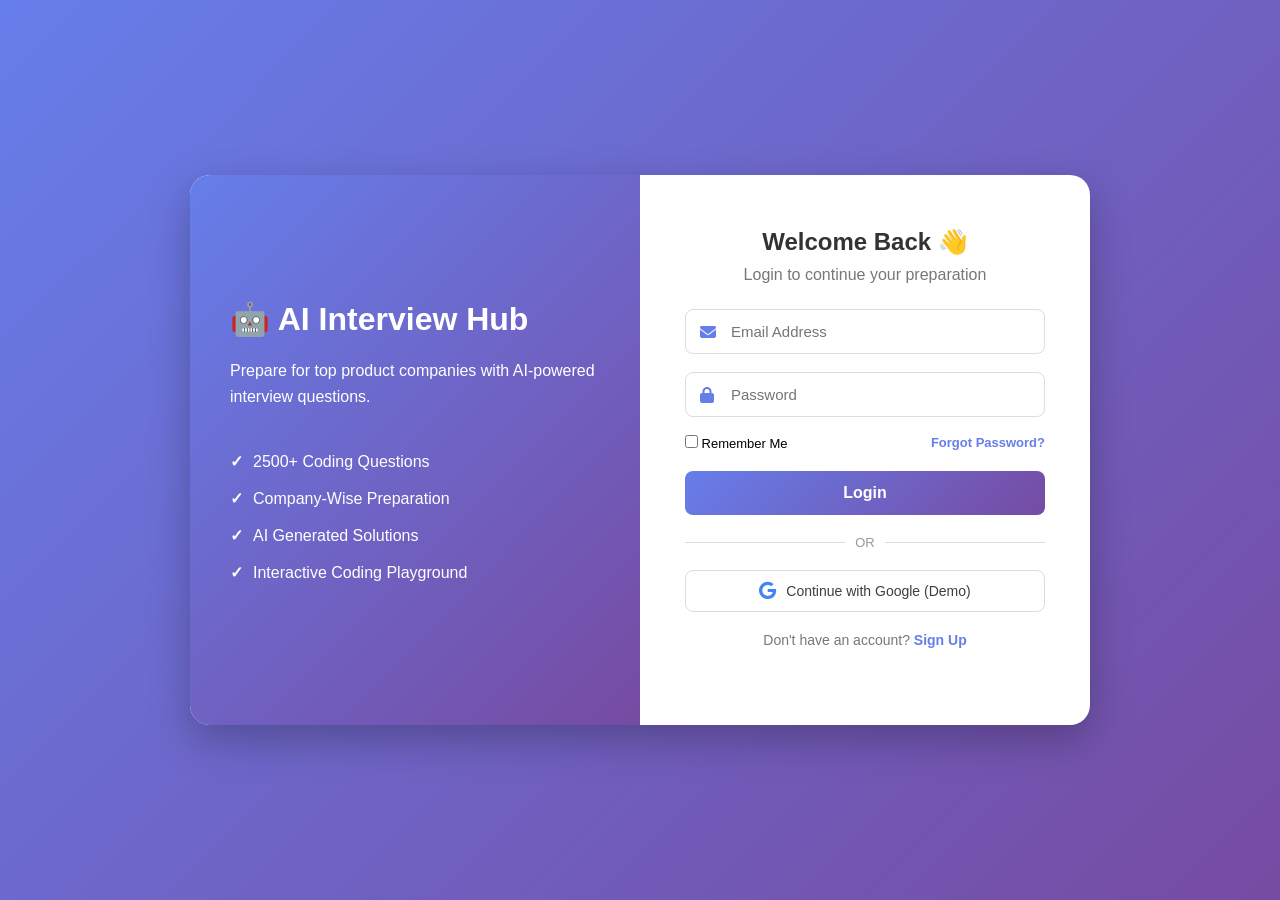
<file: index.html>
<!DOCTYPE html>
<html lang="en">

<head>
    <meta charset="UTF-8">
    <meta name="viewport" content="width=device-width, initial-scale=1.0">
    <title>AI Interview Hub - Authentication</title>

    <!-- Font Awesome Icons -->
    <link rel="stylesheet" href="https://cdnjs.cloudflare.com/ajax/libs/font-awesome/6.5.0/css/all.min.css">

    <style>
        * {
            margin: 0;
            padding: 0;
            box-sizing: border-box;
            font-family: Arial, sans-serif;
        }

        body {
            min-height: 100vh;
            display: flex;
            justify-content: center;
            align-items: center;
            background: linear-gradient(135deg, #667eea, #764ba2);
            padding: 20px;
        }

        .container {
            width: 900px;
            max-width: 100%;
            min-height: 550px;
            display: flex;
            background: white;
            border-radius: 20px;
            overflow: hidden;
            box-shadow: 0 15px 40px rgba(0, 0, 0, 0.25);
        }

        /* LEFT SECTION */
        .left-section {
            width: 50%;
            padding: 60px 40px;
            color: white;
            background: linear-gradient(135deg, #667eea, #764ba2);
            display: flex;
            flex-direction: column;
            justify-content: center;
        }

        .left-section h1 {
            font-size: 32px;
            margin-bottom: 20px;
        }

        .left-section p {
            font-size: 16px;
            line-height: 1.6;
            margin-bottom: 25px;
        }

        .left-section ul {
            list-style: none;
        }

        .left-section li {
            margin: 18px 0;
            font-size: 16px;
        }

        .left-section li::before {
            content: "✓";
            margin-right: 10px;
            font-weight: bold;
        }

        /* LOGIN BOX */
        .login-box {
            width: 50%;
            padding: 45px;
            text-align: center;
            display: flex;
            flex-direction: column;
            justify-content: center;
        }

        .login-box h2 {
            color: #333;
            margin-bottom: 10px;
        }

        .login-box > p {
            color: #777;
            margin-bottom: 25px;
        }

        /* INPUT */
        .input-box {
            position: relative;
            margin-bottom: 18px;
        }

        .input-box i {
            position: absolute;
            left: 15px;
            top: 15px;
            color: #667eea;
        }

        .input-box input {
            width: 100%;
            padding: 13px 15px 13px 45px;
            border: 1px solid #ddd;
            border-radius: 8px;
            outline: none;
            font-size: 15px;
        }

        .input-box input:focus {
            border-color: #667eea;
        }

        /* OPTIONS */
        .options {
            display: flex;
            justify-content: space-between;
            align-items: center;
            font-size: 13px;
            margin-bottom: 20px;
        }

        .options a,
        .signup a {
            color: #667eea;
            text-decoration: none;
            font-weight: bold;
        }

        /* BUTTONS */
        .login-btn {
            width: 100%;
            padding: 13px;
            border: none;
            border-radius: 8px;
            background: linear-gradient(135deg, #667eea, #764ba2);
            color: white;
            font-size: 16px;
            cursor: pointer;
            font-weight: bold;
        }

        .login-btn:hover {
            opacity: 0.9;
        }

        /* DUMMY GOOGLE BUTTON */
        .dummy-google-btn {
            width: 100%;
            padding: 11px;
            border: 1px solid #dadce0;
            border-radius: 8px;
            background: #ffffff;
            color: #3c4043;
            font-size: 14px;
            font-weight: 500;
            cursor: pointer;
            display: flex;
            align-items: center;
            justify-content: center;
            gap: 10px;
            transition: background-color 0.2s, box-shadow 0.2s;
        }

        .dummy-google-btn:hover {
            background-color: #f8f9fa;
            box-shadow: 0 1px 3px rgba(60,64,67,0.15);
        }

        .dummy-google-btn i {
            font-size: 18px;
            color: #4285F4;
        }

        /* SIGNUP */
        .signup {
            margin-top: 20px;
            font-size: 14px;
        }

        /* DIVIDER */
        .divider {
            display: flex;
            align-items: center;
            margin: 20px 0;
            color: #999;
            font-size: 13px;
        }

        .divider::before,
        .divider::after {
            content: "";
            flex: 1;
            height: 1px;
            background: #ddd;
        }

        .divider span {
            padding: 0 10px;
        }

        /* RESPONSIVE */
        @media screen and (max-width: 768px) {
            .container {
                flex-direction: column;
            }

            .left-section {
                width: 100%;
                padding: 35px;
                text-align: center;
            }

            .left-section h1 {
                font-size: 25px;
            }

            .left-section ul {
                display: none;
            }

            .login-box {
                width: 100%;
                padding: 35px 25px;
            }
        }
    </style>
</head>

<body>

    <div class="container">
        <!-- LEFT SECTION -->
        <div class="left-section">
            <h1>🤖 AI Interview Hub</h1>
            <p>Prepare for top product companies with AI-powered interview questions.</p>
            <ul>
                <li>2500+ Coding Questions</li>
                <li>Company-Wise Preparation</li>
                <li>AI Generated Solutions</li>
                <li>Interactive Coding Playground</li>
            </ul>
        </div>

        <!-- LOGIN BOX -->
        <div class="login-box" id="loginBox">
            <h2>Welcome Back 👋</h2>
            <p>Login to continue your preparation</p>

            <!-- EMAIL LOGIN -->
            <form id="loginForm">
                <div class="input-box">
                    <i class="fa fa-envelope"></i>
                    <input type="email" id="loginEmail" placeholder="Email Address" required>
                </div>

                <div class="input-box">
                    <i class="fa fa-lock"></i>
                    <input type="password" id="loginPassword" placeholder="Password" required>
                </div>

                <div class="options">
                    <label>
                        <input type="checkbox"> Remember Me
                    </label>
                    <a href="#" id="showForgot">Forgot Password?</a>
                </div>

                <button type="submit" class="login-btn">Login</button>
            </form>

            <div class="divider">
                <span>OR</span>
            </div>

            <!-- DUMMY GOOGLE LOGIN BUTTON -->
            <button id="dummyGoogleBtn" class="dummy-google-btn">
                <i class="fa-brands fa-google"></i> Continue with Google (Demo)
            </button>

            <p class="signup">
                Don't have an account?
                <a href="#" id="showSignup">Sign Up</a>
            </p>
        </div>

        <!-- SIGN UP BOX -->
        <div class="login-box" id="signupBox" style="display:none;">
            <h2>Create Account 🚀</h2>
            <p>Join us to start practicing</p>

            <form id="signupForm">
                <div class="input-box">
                    <i class="fa fa-user"></i>
                    <input type="text" id="regName" placeholder="Full Name" required>
                </div>

                <div class="input-box">
                    <i class="fa fa-envelope"></i>
                    <input type="email" id="regEmail" placeholder="Email Address" required>
                </div>

                <div class="input-box">
                    <i class="fa fa-lock"></i>
                    <input type="password" id="regPassword" placeholder="Password" required>
                </div>

                <button type="submit" class="login-btn">Register</button>
            </form>

            <p class="signup">
                Already have an account?
                <a href="#" id="showLogin">Login</a>
            </p>
        </div>

        <!-- FORGOT PASSWORD BOX -->
        <div class="login-box" id="forgotBox" style="display:none;">
            <h2>Reset Password 🔑</h2>
            <p>Enter your email to receive a password reset link</p>

            <form id="forgotForm">
                <div class="input-box">
                    <i class="fa fa-envelope"></i>
                    <input type="email" id="forgotEmail" placeholder="Registered Email" required>
                </div>

                <button type="submit" class="login-btn">Send Reset Link</button>
            </form>

            <p class="signup">
                <a href="#" id="backToLoginFromForgot">Back to Login</a>
            </p>
        </div>
    </div>

    <script>
        // Redirect immediately if already logged in
        if (localStorage.getItem("currentUser")) {
            window.location.href = "index.html";
        }

        /* VIEW SWITCHING */
        const loginBox = document.getElementById("loginBox");
        const signupBox = document.getElementById("signupBox");
        const forgotBox = document.getElementById("forgotBox");

        document.getElementById("showSignup").addEventListener("click", function (e) {
            e.preventDefault();
            loginBox.style.display = "none";
            signupBox.style.display = "flex";
            forgotBox.style.display = "none";
        });

        document.getElementById("showLogin").addEventListener("click", function (e) {
            e.preventDefault();
            signupBox.style.display = "none";
            forgotBox.style.display = "none";
            loginBox.style.display = "flex";
        });

        document.getElementById("showForgot").addEventListener("click", function (e) {
            e.preventDefault();
            loginBox.style.display = "none";
            signupBox.style.display = "none";
            forgotBox.style.display = "flex";
        });

        document.getElementById("backToLoginFromForgot").addEventListener("click", function (e) {
            e.preventDefault();
            forgotBox.style.display = "none";
            signupBox.style.display = "none";
            loginBox.style.display = "flex";
        });

        /* SIGN UP */
        document.getElementById("signupForm").addEventListener("submit", function (e) {
            e.preventDefault();

            const name = document.getElementById("regName").value.trim();
            const email = document.getElementById("regEmail").value.trim();
            const password = document.getElementById("regPassword").value;

            const user = { name, email, password };
            localStorage.setItem("registeredUser", JSON.stringify(user));

            alert("Registration successful! Please login.");
            document.getElementById("loginEmail").value = email;

            signupBox.style.display = "none";
            loginBox.style.display = "flex";
        });

        /* EMAIL LOGIN */
        document.getElementById("loginForm").addEventListener("submit", function (e) {
            e.preventDefault();

            const email = document.getElementById("loginEmail").value.trim();
            const password = document.getElementById("loginPassword").value;
            const savedUser = localStorage.getItem("registeredUser");

            if (!savedUser) {
                alert("No account found. Please Sign Up first.");
                return;
            }

            const user = JSON.parse(savedUser);

            if (email === user.email && password === user.password) {
                const currentUser = {
                    name: user.name,
                    email: user.email,
                    picture: "https://ui-avatars.com/api/?name=" + encodeURIComponent(user.name)
                };

                localStorage.setItem("currentUser", JSON.stringify(currentUser));
                window.location.href = "index.html";
            } else {
                alert("Invalid email or password.");
            }
        });

        /* FORGOT PASSWORD */
        document.getElementById("forgotForm").addEventListener("submit", function (e) {
            e.preventDefault();

            const email = document.getElementById("forgotEmail").value.trim();
            const savedUser = localStorage.getItem("registeredUser");

            if (!savedUser) {
                alert("No registered account found.");
                return;
            }

            const user = JSON.parse(savedUser);

            if (email === user.email) {
                alert("Password reset link sent to " + email);
            } else {
                alert("Email address not found.");
            }
        });

        /* MOCK / DUMMY GOOGLE LOGIN */
        document.getElementById("dummyGoogleBtn").addEventListener("click", function() {
            // Generate mock user data
            const dummyUser = {
                name: "Demo Google User",
                email: "demouser@gmail.com",
                picture: "https://ui-avatars.com/api/?name=Demo+User&background=0D8ABC&color=fff"
            };

            // Save session key required by script.js
            localStorage.setItem("currentUser", JSON.stringify(dummyUser));

            // Redirect smoothly to dashboard
            window.location.href = "index.html";
        });
    </script>
</body>

</html>
</file>
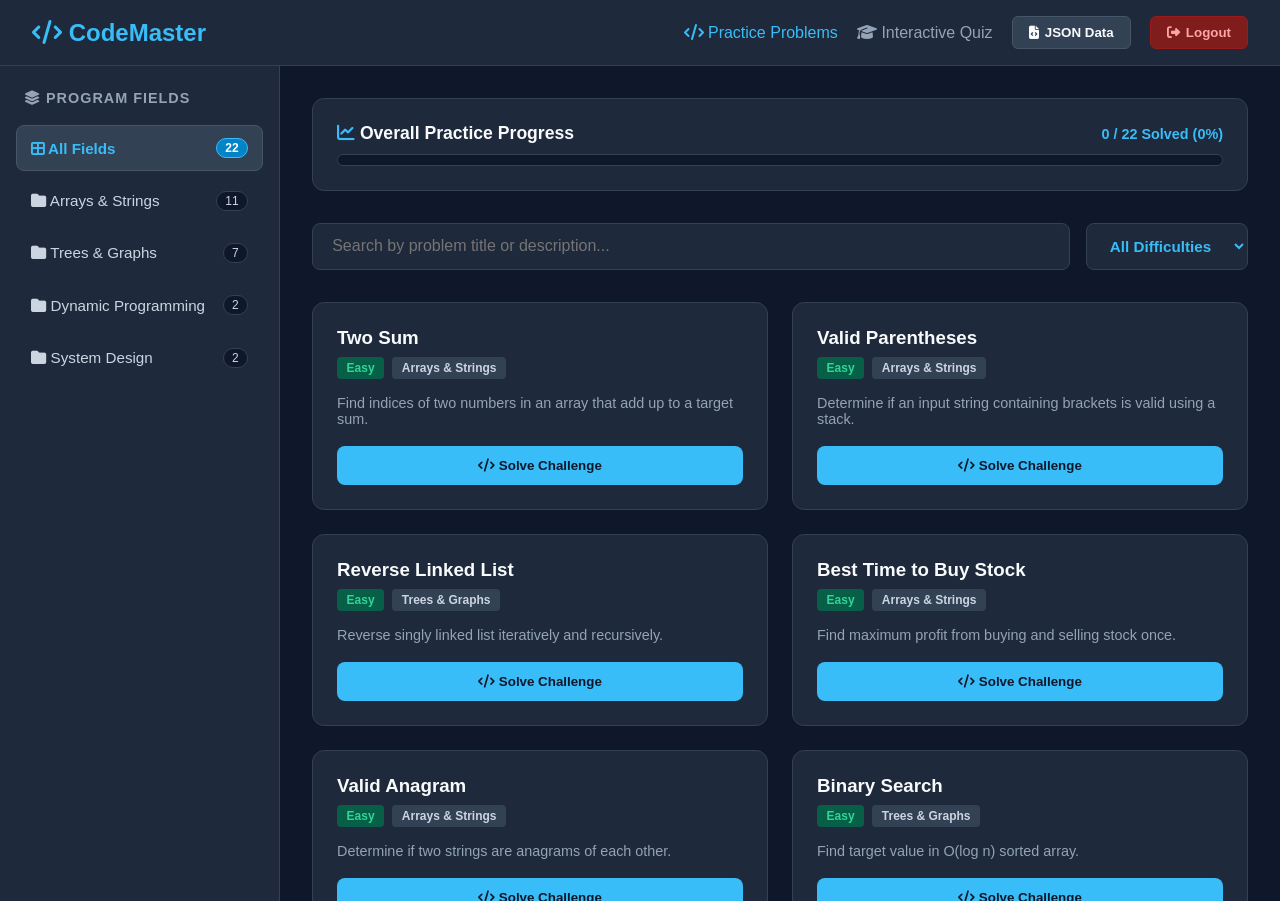
<file: app.html>
<!DOCTYPE html>
<html lang="en">

<head>
    <meta charset="UTF-8">
    <meta name="viewport" content="width=device-width, initial-scale=1.0">
    <title>CodeMaster - Learning & Practice Platform</title>
    <link rel="stylesheet" href="https://cdnjs.cloudflare.com/ajax/libs/font-awesome/6.4.0/css/all.min.css">
    <style>
        * {
            box-sizing: border-box;
            margin: 0;
            padding: 0;
            font-family: 'Segoe UI', Tahoma, Geneva, Verdana, sans-serif;
        }

        body {
            background-color: #0f172a;
            color: #f8fafc;
        }

        .navbar {
            display: flex;
            justify-content: space-between;
            align-items: center;
            padding: 1rem 2rem;
            background-color: #1e293b;
            border-bottom: 1px solid #334155;
        }

        .logo {
            font-size: 1.5rem;
            font-weight: bold;
            color: #38bdf8;
        }

        .nav-links {
            display: flex;
            list-style: none;
            gap: 1.2rem;
            align-items: center;
        }

        .nav-links a {
            color: #94a3b8;
            text-decoration: none;
            font-weight: 500;
            transition: color 0.2s;
            cursor: pointer;
        }

        .nav-links a:hover,
        .nav-links a.active {
            color: #38bdf8;
        }

        .btn-action {
            background-color: #334155;
            color: #f8fafc;
            border: 1px solid #475569;
            padding: 0.5rem 1rem;
            border-radius: 6px;
            cursor: pointer;
            font-weight: bold;
            display: flex;
            align-items: center;
            gap: 6px;
            transition: background-color 0.2s, color 0.2s;
        }

        .btn-action:hover {
            background-color: #475569;
            color: #38bdf8;
        }

        .btn-logout {
            background-color: #7f1d1d;
            color: #fca5a5;
            border: 1px solid #991b1b;
        }

        .btn-logout:hover {
            background-color: #991b1b;
            color: #ffffff;
        }

        .main-container {
            display: flex;
            min-height: calc(100vh - 65px);
        }

        .sidebar {
            width: 280px;
            background-color: #1e293b;
            padding: 1.5rem 1rem;
            border-right: 1px solid #334155;
            max-height: calc(100vh - 65px);
            overflow-y: auto;
        }

        .sidebar h2 {
            font-size: 0.9rem;
            color: #94a3b8;
            margin-bottom: 1.2rem;
            text-transform: uppercase;
            letter-spacing: 1px;
            padding-left: 0.5rem;
        }

        .sidebar ul {
            list-style: none;
        }

        .sidebar li {
            padding: 0.75rem 0.9rem;
            margin-bottom: 0.4rem;
            border-radius: 8px;
            cursor: pointer;
            color: #cbd5e1;
            font-size: 0.95rem;
            display: flex;
            align-items: center;
            justify-content: space-between;
            transition: background 0.2s, color 0.2s;
            border: 1px solid transparent;
        }

        .sidebar li:hover,
        .sidebar li.active {
            background-color: #334155;
            color: #38bdf8;
            font-weight: bold;
            border-color: #475569;
        }

        .category-count {
            background: #0f172a;
            color: #cbd5e1;
            font-size: 0.75rem;
            padding: 2px 8px;
            border-radius: 12px;
            border: 1px solid #334155;
        }

        .sidebar li.active .category-count {
            background: #0284c7;
            color: #ffffff;
            border-color: #38bdf8;
        }

        .content {
            flex: 1;
            padding: 2rem;
            max-height: calc(100vh - 65px);
            overflow-y: auto;
        }

        .dashboard-progress-card {
            background-color: #1e293b;
            border: 1px solid #334155;
            border-radius: 12px;
            padding: 1.5rem;
            margin-bottom: 2rem;
            display: flex;
            flex-direction: column;
            gap: 10px;
        }

        .progress-bar-container {
            width: 100%;
            height: 12px;
            background-color: #0f172a;
            border-radius: 6px;
            overflow: hidden;
            border: 1px solid #334155;
        }

        .progress-bar-fill {
            height: 100%;
            width: 0%;
            background: linear-gradient(90deg, #38bdf8, #3b82f6);
            transition: width 0.4s ease;
        }

        .filter-controls {
            display: flex;
            gap: 1rem;
            margin-bottom: 2rem;
        }

        .search-bar {
            flex: 1;
            padding: 0.8rem 1.2rem;
            background-color: #1e293b;
            border: 1px solid #334155;
            border-radius: 8px;
            color: #fff;
            font-size: 1rem;
        }

        .filter-select {
            padding: 0.8rem 1.2rem;
            background-color: #1e293b;
            border: 1px solid #334155;
            border-radius: 8px;
            color: #38bdf8;
            font-weight: bold;
            font-size: 0.95rem;
            cursor: pointer;
            outline: none;
        }

        .filter-select:focus, .search-bar:focus {
            border-color: #38bdf8;
        }

        .grid {
            display: grid;
            grid-template-columns: repeat(auto-fill, minmax(300px, 1fr));
            gap: 1.5rem;
        }

        .question-card {
            background-color: #1e293b;
            border: 1px solid #334155;
            border-radius: 12px;
            padding: 1.5rem;
            display: flex;
            flex-direction: column;
            justify-content: space-between;
        }

        .badges {
            display: flex;
            gap: 0.5rem;
            margin: 0.5rem 0 1rem 0;
        }

        .badge {
            padding: 0.25rem 0.6rem;
            border-radius: 4px;
            font-size: 0.75rem;
            font-weight: bold;
        }

        .badge.Easy { background: #065f46; color: #34d399; }
        .badge.Medium { background: #854d0e; color: #fde047; }
        .badge.Hard { background: #991b1b; color: #fca5a5; }

        .primary-btn {
            padding: 0.75rem 1rem;
            background-color: #38bdf8;
            color: #0f172a;
            border: none;
            border-radius: 8px;
            font-weight: bold;
            cursor: pointer;
            transition: all 0.2s;
        }

        .primary-btn:hover:not(:disabled) {
            opacity: 0.9;
        }

        .primary-btn:disabled {
            opacity: 0.5;
            cursor: not-allowed;
            filter: grayscale(1);
        }

        .btn-solved {
            background-color: #16a34a !important;
            color: white !important;
        }

        .quiz-option-btn {
            width: 100%;
            padding: 0.9rem;
            margin-bottom: 0.6rem;
            background-color: #0f172a;
            border: 1px solid #334155;
            border-radius: 8px;
            color: #cbd5e1;
            text-align: left;
            cursor: pointer;
            font-size: 0.95rem;
        }

        .quiz-option-btn.selected {
            border-color: #38bdf8;
            background-color: #0284c7;
            color: #ffffff;
            font-weight: bold;
        }

        .modal-overlay {
            position: fixed;
            top: 0;
            left: 0;
            width: 100%;
            height: 100%;
            background: rgba(15, 23, 42, 0.85);
            backdrop-filter: blur(4px);
            display: flex;
            justify-content: center;
            align-items: center;
            z-index: 1000;
        }

        .modal-content {
            background-color: #1e293b;
            border-radius: 12px;
            width: 90%;
            max-width: 650px;
            padding: 2rem;
            border: 1px solid #334155;
        }

        .modal-header {
            display: flex;
            justify-content: space-between;
            align-items: center;
            margin-bottom: 1rem;
        }

        .close-btn {
            background: none;
            border: none;
            color: #94a3b8;
            font-size: 1.5rem;
            cursor: pointer;
        }

        .editor-textarea {
            width: 100%;
            height: 200px;
            background-color: #0f172a;
            color: #38bdf8;
            font-family: 'Courier New', Courier, monospace;
            padding: 1rem;
            border-radius: 8px;
            border: 1px solid #334155;
            resize: vertical;
            font-size: 0.95rem;
            margin: 1rem 0 0.5rem 0;
        }

        .editor-textarea:focus {
            outline: 1px solid #38bdf8;
        }

        .console-output {
            background-color: #0f172a;
            border: 1px solid #334155;
            padding: 0.8rem;
            border-radius: 6px;
            font-family: monospace;
            font-size: 0.85rem;
            color: #a7f3d0;
            min-height: 50px;
        }

        .hint-box {
            background-color: #0f172a;
            border: 1px solid #fbbf24;
            color: #fde047;
            padding: 0.8rem;
            border-radius: 8px;
            font-size: 0.85rem;
            margin-top: 0.5rem;
            display: none;
        }
    </style>
</head>

<body>

    <nav class="navbar">
        <div class="logo"><i class="fa-solid fa-code"></i> CodeMaster</div>
        <ul class="nav-links">
            <li><a href="#" id="navPractice" class="active"><i class="fa-solid fa-code"></i> Practice Problems</a></li>
            <li><a href="#" id="navQuiz"><i class="fa-solid fa-graduation-cap"></i> Interactive Quiz</a></li>
            <li><button id="jsonBtn" class="btn-action"><i class="fa-solid fa-file-code"></i> JSON Data</button></li>
            <li><button id="logoutBtn" class="btn-action btn-logout"><i class="fa-solid fa-right-from-bracket"></i> Logout</button></li>
        </ul>
    </nav>

    <div class="main-container">
        <aside class="sidebar">
            <h2><i class="fa-solid fa-layer-group"></i> Program Fields</h2>
            <ul id="segregatedSidebarContainer"></ul>
        </aside>

        <main class="content">
            <div class="dashboard-progress-card">
                <div style="display: flex; justify-content: space-between; align-items: center;">
                    <h3 style="font-size: 1.1rem; color: #f8fafc;"><i class="fa-solid fa-chart-line" style="color: #38bdf8;"></i> Overall Practice Progress</h3>
                    <span id="dashProgressStats" style="font-size: 0.9rem; color: #38bdf8; font-weight: bold;">0 / 0 Solved (0%)</span>
                </div>
                <div class="progress-bar-container">
                    <div id="dashProgressBarFill" class="progress-bar-fill"></div>
                </div>
            </div>

            <div id="practiceSection">
                <div class="filter-controls">
                    <input type="text" id="search" class="search-bar" placeholder="Search by problem title or description...">
                    <select id="difficultySelect" class="filter-select">
                        <option value="All">All Difficulties</option>
                        <option value="Easy">Easy</option>
                        <option value="Medium">Medium</option>
                        <option value="Hard">Hard</option>
                    </select>
                </div>

                <div id="questionContainer" class="grid"></div>
            </div>

            <div id="quizSection" style="display: none; background-color: #1e293b; border-radius: 12px; padding: 2rem; border: 1px solid #334155;">
                <div style="display: flex; justify-content: space-between; align-items: center; margin-bottom: 1rem;">
                    <h2><i class="fa-solid fa-graduation-cap" style="color: #38bdf8;"></i> Assessment Quiz</h2>
                    <span id="quizCounter" style="color: #94a3b8;">Question 1 of 20</span>
                </div>

                <div id="quizCardBox">
                    <h3 id="quizQuestionText" style="margin: 1.5rem 0; font-weight: 600; font-size: 1.2rem;">Quiz question here?</h3>
                    <div id="quizOptionsContainer"></div>
                    <div style="text-align: right; margin-top: 1.5rem;">
                        <button id="quizNextBtn" class="primary-btn" disabled>Next Question</button>
                    </div>
                </div>

                <div id="quizScoreBox" style="display: none; text-align: center; padding: 2rem 0;">
                    <i class="fa-solid fa-trophy" style="font-size: 3.5rem; color: #fde047; margin-bottom: 1rem;"></i>
                    <h2>Quiz Completed!</h2>
                    <p id="quizScoreText" style="color: #cbd5e1; font-size: 1.2rem; margin: 0.5rem 0 1rem 0;"></p>
                    <div id="quizBadge" style="font-size: 1.1rem; font-weight: bold; margin-bottom: 1.5rem;"></div>
                    <button id="quizRestartBtn" class="primary-btn"><i class="fa-solid fa-rotate-right"></i> Retake Quiz</button>
                </div>
            </div>
        </main>
    </div>

    <!-- CODE EDITOR MODAL WITH HINTS & SOLUTION LOCK -->
    <div id="editorModal" class="modal-overlay" style="display: none;">
        <div class="modal-content" style="max-width: 800px;">
            <div class="modal-header">
                <div>
                    <h2 id="modalProblemTitle" style="color: #38bdf8;"><i class="fa-solid fa-terminal"></i> Coding Workspace</h2>
                    <p id="modalProblemDesc" style="color: #94a3b8; font-size: 0.85rem; margin-top: 4px;"></p>
                </div>
                <button id="closeEditorModal" class="close-btn">&times;</button>
            </div>

            <div style="display: flex; justify-content: space-between; align-items: center; margin-top: 0.5rem; background: #0f172a; padding: 0.6rem 1rem; border-radius: 8px; border: 1px solid #334155;">
                <div>
                    <button id="getHintBtn" class="primary-btn" style="background-color: #d97706; color: white; padding: 0.4rem 0.8rem; font-size: 0.85rem;">
                        <i class="fa-solid fa-lightbulb"></i> Get Hint (<span id="hintCount">0</span>/3)
                    </button>
                </div>
                <div>
                    <button id="showSolutionBtn" class="primary-btn" style="background-color: #475569; color: #94a3b8; padding: 0.4rem 0.8rem; font-size: 0.85rem;" disabled>
                        <i class="fa-solid fa-lock" id="solutionLockIcon"></i> Solution Locked
                    </button>
                </div>
            </div>

            <div id="hintContainer" class="hint-box"></div>

            <div style="display: flex; justify-content: space-between; align-items: center; margin-top: 1rem;">
                <label style="font-size: 0.9rem; color: #cbd5e1;">Select Language: </label>
                <select id="languageSelect" style="background: #0f172a; color: #38bdf8; border: 1px solid #334155; padding: 0.4rem 0.8rem; border-radius: 6px; font-weight: bold;">
                    <option value="python">Python 3</option>
                    <option value="javascript">JavaScript (Node.js)</option>
                    <option value="cpp">C++ 20</option>
                    <option value="java">Java 17</option>
                </select>
            </div>

            <textarea id="codeTextarea" class="editor-textarea" spellcheck="false"></textarea>

            <div>
                <label style="font-size: 0.85rem; color: #94a3b8;">Console Output:</label>
                <div id="consoleOutput" class="console-output">Ready to compile & evaluate solution...</div>
            </div>

            <div style="display: flex; gap: 10px; margin-top: 1.2rem;">
                <button id="runCodeBtn" class="primary-btn" style="background-color: #334155; color: #38bdf8; flex: 1;">
                    <i class="fa-solid fa-play"></i> Run Code
                </button>
                <button id="submitCodeBtn" class="primary-btn" style="background-color: #16a34a; color: white; flex: 1;">
                    <i class="fa-solid fa-paper-plane"></i> Submit Solution
                </button>
            </div>
        </div>
    </div>

    <!-- JSON MODAL -->
    <div id="jsonModal" class="modal-overlay" style="display: none;">
        <div class="modal-content">
            <div class="modal-header">
                <h2><i class="fa-solid fa-code"></i> Problem Set Data (JSON)</h2>
                <button id="closeJsonModal" class="close-btn">&times;</button>
            </div>
            <div class="modal-body">
                <p style="color: #94a3b8; font-size: 0.9rem; margin-bottom: 1rem;">
                    View, copy, or download the active dataset below.
                </p>
                <pre id="jsonDisplay" style="
                    background-color: #0f172a;
                    color: #38bdf8;
                    padding: 1rem;
                    border-radius: 8px;
                    max-height: 280px;
                    overflow-y: auto;
                    font-family: monospace;
                    font-size: 0.85rem;
                    border: 1px solid #334155;
                    white-space: pre-wrap;
                "></pre>
            </div>
            <div class="modal-footer" style="display: flex; gap: 10px; margin-top: 1.5rem;">
                <button id="copyJsonBtn" class="primary-btn" style="background-color: #0284c7; color: white; flex: 1;">
                    <i class="fa-regular fa-copy"></i> Copy JSON
                </button>
                <button id="downloadJsonBtn" class="primary-btn" style="background-color: #16a34a; color: white; flex: 1;">
                    <i class="fa-solid fa-download"></i> Download .json
                </button>
            </div>
        </div>
    </div>

    <!-- LOGOUT MODAL -->
    <div id="logoutModal" class="modal-overlay" style="display: none;">
        <div class="modal-content" style="max-width: 420px; text-align: center;">
            <div style="font-size: 3rem; color: #fca5a5; margin-bottom: 1rem;">
                <i class="fa-solid fa-circle-exclamation"></i>
            </div>
            <h2 style="margin-bottom: 0.5rem;">Confirm Logout</h2>
            <p style="color: #94a3b8; font-size: 0.95rem; margin-bottom: 1.5rem;">
                Are you sure you want to exit your active coding session?
            </p>
            <div style="display: flex; gap: 12px;">
                <button id="cancelLogoutBtn" class="primary-btn" style="background-color: #334155; color: #cbd5e1; flex: 1;">
                    Cancel
                </button>
                <button id="confirmLogoutBtn" class="primary-btn" style="background-color: #dc2626; color: white; flex: 1;">
                    Yes, Logout
                </button>
            </div>
        </div>
    </div>

    <script>
        /* HELPER TO GENERATE HINTS FOR QUESTIONS */
        function makeHints(p1, p2, p3, j1, j2, j3, c1, c2, c3, v1, v2, v3) {
            return {
                python: ["Hint 1: " + p1, "Hint 2: " + p2, "Hint 3: " + p3],
                javascript: ["Hint 1: " + j1, "Hint 2: " + j2, "Hint 3: " + j3],
                cpp: ["Hint 1: " + c1, "Hint 2: " + c2, "Hint 3: " + c3],
                java: ["Hint 1: " + v1, "Hint 2: " + v2, "Hint 3: " + v3]
            };
        }

        /* HELPER TO GENERATE SOLUTIONS FOR QUESTIONS */
        function makeSolutions(py, js, cpp, java) {
            return { python: py, javascript: js, cpp: cpp, java: java };
        }

        /* =====================================================
           1. FULL DATASET (ALL 22 QUESTIONS)
        ===================================================== */
        const questions = [
            { 
                id: 1, title: "Two Sum", category: "Arrays & Strings", difficulty: "Easy", 
                description: "Find indices of two numbers in an array that add up to a target sum.", solved: false,
                requiredKeywords: ["map", "dict", "hash", "seen", "for", "while"],
                hints: makeHints(
                    "Brute force double loop is O(n²). Optimize with hash map.",
                    "Store visited elements as key and index as value.",
                    "Check if target - current_num exists in map.",
                    "Use JS Map or object `{}` for lookup.", "Check `map.has(target - nums[i])`.", "Return `[map.get(diff), i]`.",
                    "Use `std::unordered_map<int, int>`.", "Store element index pair.", "Check `map.find(target - num) != map.end()`.",
                    "Use `HashMap<Integer, Integer>`.", "Calculate target complement.", "Use `map.containsKey(diff)`."
                ),
                solutions: makeSolutions(
                    "def solve(nums, target):\n    seen = {}\n    for i, n in enumerate(nums):\n        if target - n in seen: return [seen[target-n], i]\n        seen[n] = i",
                    "function solve(nums, target) {\n    let m = new Map();\n    for(let i=0; i<nums.length; i++) {\n        if(m.has(target-nums[i])) return [m.get(target-nums[i]), i];\n        m.set(nums[i], i);\n    }\n}",
                    "vector<int> solve(vector<int>& nums, int t) {\n    unordered_map<int, int> m;\n    for(int i=0; i<nums.size(); i++) {\n        if(m.count(t-nums[i])) return {m[t-nums[i]], i};\n        m[nums[i]] = i;\n    }\n    return {};\n}",
                    "public int[] solve(int[] nums, int t) {\n    HashMap<Integer, Integer> m = new HashMap<>();\n    for(int i=0; i<nums.length; i++) {\n        if(m.containsKey(t-nums[i])) return new int[]{m.get(t-nums[i]), i};\n        m.put(nums[i], i);\n    }\n    return new int[]{};\n}"
                )
            },
            { 
                id: 2, title: "Valid Parentheses", category: "Arrays & Strings", difficulty: "Easy", 
                description: "Determine if an input string containing brackets is valid using a stack.", solved: false,
                requiredKeywords: ["stack", "pop", "push", "append"],
                hints: makeHints(
                    "Use a Stack to keep track of opening brackets.", "Push when open, pop when close bracket.", "Match current closing with top of stack.",
                    "Use array methods `.push()` and `.pop()`.", "Store closing match mapping in object.", "Check empty stack state at end.",
                    "Use `std::stack<char>`.", "Push complementary closing brackets.", "Match top element.",
                    "Use `Stack<Character>`.", "Push closing brackets directly.", "Check `stack.isEmpty()`."
                ),
                solutions: makeSolutions(
                    "def isValid(s):\n    st = []\n    m = {')':'(', '}':'{', ']':'['}\n    for c in s:\n        if c in m:\n            if not st or st.pop() != m[c]: return False\n        else: st.append(c)\n    return not st",
                    "function isValid(s) {\n    let st = [];\n    for(let c of s) {\n        if(c==='(') st.push(')');\n        else if(c==='{') st.push('}');\n        else if(c==='[') st.push(']');\n        else if(!st.length || st.pop()!==c) return false;\n    }\n    return st.length===0;\n}",
                    "bool isValid(string s) {\n    stack<char> st;\n    for(char c:s) {\n        if(c=='(') st.push(')');\n        else if(st.empty() || st.top()!=c) return false;\n        else st.pop();\n    }\n    return st.empty();\n}",
                    "public boolean isValid(String s) {\n    Stack<Character> st = new Stack<>();\n    for(char c: s.toCharArray()) {\n        if(c=='(') st.push(')');\n        else if(st.isEmpty() || st.pop()!=c) return false;\n    }\n    return st.isEmpty();\n}"
                )
            },
            { 
                id: 3, title: "Reverse Linked List", category: "Trees & Graphs", difficulty: "Easy", 
                description: "Reverse singly linked list iteratively and recursively.", solved: false,
                requiredKeywords: ["prev", "next", "head", "curr", "node"],
                hints: makeHints(
                    "Maintain 3 pointers: prev, curr, next.", "Change curr.next to point back to prev.", "Advance prev and curr forward.",
                    "Initialize prev = null, curr = head.", "Save next before changing link.", "Return prev as new head.",
                    "Use Node* prev = nullptr.", "Loop while curr != nullptr.", "Reassign pointers inside loop.",
                    "Set ListNode prev = null.", "Re-link curr.next = prev.", "Return prev."
                ),
                solutions: makeSolutions(
                    "def reverseList(head):\n    prev, curr = None, head\n    while curr:\n        nxt = curr.next\n        curr.next = prev\n        prev = curr\n        curr = nxt\n    return prev",
                    "function reverseList(head) {\n    let prev = null, curr = head;\n    while(curr) {\n        let nxt = curr.next;\n        curr.next = prev;\n        prev = curr;\n        curr = nxt;\n    }\n    return prev;\n}",
                    "ListNode* reverseList(ListNode* head) {\n    ListNode *prev = nullptr, *curr = head;\n    while(curr) {\n        ListNode* nxt = curr->next;\n        curr->next = prev;\n        prev = curr;\n        curr = nxt;\n    }\n    return prev;\n}",
                    "public ListNode reverseList(ListNode head) {\n    ListNode prev = null, curr = head;\n    while(curr != null) {\n        ListNode nxt = curr.next;\n        curr.next = prev;\n        prev = curr;\n        curr = nxt;\n    }\n    return prev;\n}"
                )
            },
            { 
                id: 4, title: "Best Time to Buy Stock", category: "Arrays & Strings", difficulty: "Easy", 
                description: "Find maximum profit from buying and selling stock once.", solved: false,
                requiredKeywords: ["min", "max", "profit", "price", "for"],
                hints: makeHints(
                    "Track the minimum price seen so far.", "Calculate profit if sold today.", "Update max profit encountered.",
                    "Initialize minPrice = Infinity.", "Loop through price array once.", "Update maxProfit = Math.max().",
                    "Set min_price = INT_MAX.", "Compare prices[i] - min_price.", "Return max_profit.",
                    "Use Math.min() and Math.max().", "Single pass O(n) solution.", "Track lowest buy price."
                ),
                solutions: makeSolutions(
                    "def maxProfit(prices):\n    min_p, max_p = float('inf'), 0\n    for p in prices:\n        min_p = min(min_p, p)\n        max_p = max(max_p, p - min_p)\n    return max_p",
                    "function maxProfit(prices) {\n    let minP = Infinity, maxP = 0;\n    for(let p of prices) {\n        minP = Math.min(minP, p);\n        maxP = Math.max(maxP, p - minP);\n    }\n    return maxP;\n}",
                    "int maxProfit(vector<int>& prices) {\n    int minP = INT_MAX, maxP = 0;\n    for(int p : prices) {\n        minP = min(minP, p);\n        maxP = max(maxP, p - minP);\n    }\n    return maxP;\n}",
                    "public int maxProfit(int[] prices) {\n    int minP = Integer.MAX_VALUE, maxP = 0;\n    for(int p : prices) {\n        minP = Math.min(minP, p);\n        maxP = Math.max(maxP, p - minP);\n    }\n    return maxP;\n}"
                )
            },
            { 
                id: 5, title: "Valid Anagram", category: "Arrays & Strings", difficulty: "Easy", 
                description: "Determine if two strings are anagrams of each other.", solved: false,
                requiredKeywords: ["count", "sort", "map", "dict", "hash"],
                hints: makeHints(
                    "Check if length of both strings is equal.", "Count character frequencies.", "Compare character counts.",
                    "Sort both strings or frequency map.", "Compare sorted arrays.", "Return equality.",
                    "Use frequency array of size 26.", "Increment for string 1, decrement for 2.", "Check all zero.",
                    "Use char count array.", "Loop through chars.", "Check zero frequency."
                ),
                solutions: makeSolutions(
                    "def isAnagram(s, t):\n    return sorted(s) == sorted(t)",
                    "function isAnagram(s, t) {\n    return s.split('').sort().join('') === t.split('').sort().join('');\n}",
                    "bool isAnagram(string s, string t) {\n    if(s.length() != t.length()) return false;\n    int counts[26] = {0};\n    for(int i=0; i<s.length(); i++) {\n        counts[s[i]-'a']++; counts[t[i]-'a']--;\n    }\n    for(int c : counts) if(c != 0) return false;\n    return true;\n}",
                    "public boolean isAnagram(String s, String t) {\n    char[] sArr = s.toCharArray(), tArr = t.toCharArray();\n    java.util.Arrays.sort(sArr); java.util.Arrays.sort(tArr);\n    return java.util.Arrays.equals(sArr, tArr);\n}"
                )
            },
            { 
                id: 6, title: "Binary Search", category: "Trees & Graphs", difficulty: "Easy", 
                description: "Find target value in O(log n) sorted array.", solved: false,
                requiredKeywords: ["low", "high", "mid", "while", "left", "right"],
                hints: makeHints(
                    "Maintain left and right pointers.", "Calculate mid = (left + right) // 2.", "Narrow search space based on target value.",
                    "Use `Math.floor((left + right) / 2)`.", "If target > mid, move left pointer.", "If target < mid, move right pointer.",
                    "Avoid overflow using `mid = left + (right - left)/2`.", "Compare nums[mid] with target.", "Return index or -1.",
                    "Loop while left <= right.", "Check mid element.", "Return index."
                ),
                solutions: makeSolutions(
                    "def search(nums, target):\n    l, r = 0, len(nums) - 1\n    while l <= r:\n        m = (l + r) // 2\n        if nums[m] == target: return m\n        elif nums[m] < target: l = m + 1\n        else: r = m - 1\n    return -1",
                    "function search(nums, target) {\n    let l = 0, r = nums.length - 1;\n    while(l <= r) {\n        let m = Math.floor((l + r) / 2);\n        if(nums[m] === target) return m;\n        if(nums[m] < target) l = m + 1;\n        else r = m - 1;\n    }\n    return -1;\n}",
                    "int search(vector<int>& nums, int target) {\n    int l = 0, r = nums.size() - 1;\n    while(l <= r) {\n        int m = l + (r - l) / 2;\n        if(nums[m] == target) return m;\n        if(nums[m] < target) l = m + 1;\n        else r = m - 1;\n    }\n    return -1;\n}",
                    "public int search(int[] nums, int target) {\n    int l = 0, r = nums.length - 1;\n    while(l <= r) {\n        int m = l + (r - l) / 2;\n        if(nums[m] == target) return m;\n        if(nums[m] < target) l = m + 1;\n        else r = m - 1;\n    }\n    return -1;\n}"
                )
            },
            { 
                id: 7, title: "Longest Substring Without Repeats", category: "Arrays & Strings", difficulty: "Medium", 
                description: "Find length of longest unique character substring via sliding window.", solved: false,
                requiredKeywords: ["set", "window", "left", "right", "max", "slide"],
                hints: makeHints(
                    "Use sliding window technique with set.", "Expand window right edge.", "Shrink left edge if duplicate encountered.",
                    "Track visited characters using Set.", "Maintain max length variable.", "Loop with right pointer.",
                    "Use `std::unordered_set<char>`.", "Erase from set while repeating char exists.", "Update max distance.",
                    "Use HashSet.", "Track left and right index.", "Update max length."
                ),
                solutions: makeSolutions(
                    "def lengthOfLongestSubstring(s):\n    char_set = set()\n    l, res = 0, 0\n    for r in range(len(s)):\n        while s[r] in char_set:\n            char_set.remove(s[l])\n            l += 1\n        char_set.add(s[r])\n        res = max(res, r - l + 1)\n    return res",
                    "function lengthOfLongestSubstring(s) {\n    let set = new Set(), l = 0, res = 0;\n    for(let r = 0; r < s.length; r++) {\n        while(set.has(s[r])) { set.delete(s[l]); l++; }\n        set.add(s[r]);\n        res = Math.max(res, r - l + 1);\n    }\n    return res;\n}",
                    "int lengthOfLongestSubstring(string s) {\n    unordered_set<char> st;\n    int l = 0, res = 0;\n    for(int r = 0; r < s.length(); r++) {\n        while(st.count(s[r])) { st.erase(s[l]); l++; }\n        st.insert(s[r]);\n        res = max(res, r - l + 1);\n    }\n    return res;\n}",
                    "public int lengthOfLongestSubstring(String s) {\n    HashSet<Character> set = new HashSet<>();\n    int l = 0, res = 0;\n    for(int r = 0; r < s.length(); r++) {\n        while(set.contains(s.charAt(r))) { set.remove(s.charAt(l)); l++; }\n        set.add(s.charAt(r));\n        res = Math.max(res, r - l + 1);\n    }\n    return res;\n}"
                )
            },
            { 
                id: 8, title: "Maximum Subarray (Kadane)", category: "Arrays & Strings", difficulty: "Medium", 
                description: "Find contiguous subarray with largest sum.", solved: false,
                requiredKeywords: ["max", "current", "sum", "kadane", "for"],
                hints: makeHints(
                    "Kadane's algorithm computes local maximum.", "If current sum drops below 0, reset it to 0.", "Track global maximum sum.",
                    "Initialize max_sum = nums[0].", "Iterate array adding each element.", "Reset current_sum if negative.",
                    "Use max_sum and curr_sum variables.", "Compare curr_sum = max(n, curr_sum + n).", "Return max_sum.",
                    "Initialize max = nums[0].", "Loop through numbers.", "Update overall max."
                ),
                solutions: makeSolutions(
                    "def maxSubArray(nums):\n    max_s, curr_s = nums[0], 0\n    for n in nums:\n        curr_s = max(n, curr_s + n)\n        max_s = max(max_s, curr_s)\n    return max_s",
                    "function maxSubArray(nums) {\n    let maxS = nums[0], currS = 0;\n    for(let n of nums) {\n        currS = Math.max(n, currS + n);\n        maxS = Math.max(maxS, currS);\n    }\n    return maxS;\n}",
                    "int maxSubArray(vector<int>& nums) {\n    int maxS = nums[0], currS = 0;\n    for(int n : nums) {\n        currS = max(n, currS + n);\n        maxS = max(maxS, currS);\n    }\n    return maxS;\n}",
                    "public int maxSubArray(int[] nums) {\n    int maxS = nums[0], currS = 0;\n    for(int n : nums) {\n        currS = Math.max(n, currS + n);\n        maxS = Math.max(maxS, currS);\n    }\n    return maxS;\n}"
                )
            },
            { 
                id: 9, title: "3Sum", category: "Arrays & Strings", difficulty: "Medium", 
                description: "Find all unique triplets in an array that sum to zero.", solved: false,
                requiredKeywords: ["sort", "left", "right", "target", "triplet", "while"],
                hints: makeHints(
                    "Sort array first.", "Fix first element, use two pointers for rest.", "Skip duplicates to get unique triplets.",
                    "Sort array ascending.", "Loop i from 0 to n-2.", "Use left = i+1, right = n-1.",
                    "Use `std::sort(nums.begin(), nums.end())`.", "Check if sum == 0.", "Advance pointers skipping duplicates.",
                    "Arrays.sort(nums).", "Use two-pointer search.", "Avoid duplicate entries."
                ),
                solutions: makeSolutions(
                    "def threeSum(nums):\n    nums.sort()\n    res = []\n    for i in range(len(nums)-2):\n        if i > 0 and nums[i] == nums[i-1]: continue\n        l, r = i+1, len(nums)-1\n        while l < r:\n            s = nums[i] + nums[l] + nums[r]\n            if s < 0: l += 1\n            elif s > 0: r -= 1\n            else:\n                res.append([nums[i], nums[l], nums[r]])\n                while l < r and nums[l] == nums[l+1]: l += 1\n                while l < r and nums[r] == nums[r-1]: r -= 1\n                l += 1; r -= 1\n    return res",
                    "function threeSum(nums) {\n    nums.sort((a,b)=>a-b); let res = [];\n    for(let i=0; i<nums.length-2; i++) {\n        if(i>0 && nums[i]===nums[i-1]) continue;\n        let l = i+1, r = nums.length-1;\n        while(l < r) {\n            let s = nums[i] + nums[l] + nums[r];\n            if(s < 0) l++; else if(s > 0) r--;\n            else {\n                res.push([nums[i], nums[l], nums[r]]);\n                while(l<r && nums[l]===nums[l+1]) l++;\n                while(l<r && nums[r]===nums[r-1]) r--;\n                l++; r--;\n            }\n        }\n    }\n    return res;\n}",
                    "vector<vector<int>> threeSum(vector<int>& nums) {\n    sort(nums.begin(), nums.end()); vector<vector<int>> res;\n    for(int i=0; i<nums.size(); i++) {\n        if(i>0 && nums[i]==nums[i-1]) continue;\n        int l = i+1, r = nums.size()-1;\n        while(l < r) {\n            int s = nums[i] + nums[l] + nums[r];\n            if(s < 0) l++; else if(s > 0) r--;\n            else {\n                res.push_back({nums[i], nums[l], nums[r]});\n                while(l<r && nums[l]==nums[l+1]) l++;\n                while(l<r && nums[r]==nums[r-1]) r--;\n                l++; r--;\n            }\n        }\n    }\n    return res;\n}",
                    "public List<List<Integer>> threeSum(int[] nums) {\n    Arrays.sort(nums); List<List<Integer>> res = new ArrayList<>();\n    for(int i=0; i<nums.length-2; i++) {\n        if(i>0 && nums[i]==nums[i-1]) continue;\n        int l = i+1, r = nums.length-1;\n        while(l < r) {\n            int s = nums[i] + nums[l] + nums[r];\n            if(s < 0) l++; else if(s > 0) r--;\n            else {\n                res.add(Arrays.asList(nums[i], nums[l], nums[r]));\n                while(l<r && nums[l]==nums[l+1]) l++;\n                while(l<r && nums[r]==nums[r-1]) r--;\n                l++; r--;\n            }\n        }\n    }\n    return res;\n}"
                )
            },
            { 
                id: 10, title: "Container With Most Water", category: "Arrays & Strings", difficulty: "Medium", 
                description: "Find two lines forming container holding most water.", solved: false,
                requiredKeywords: ["left", "right", "min", "max", "area", "while"],
                hints: makeHints(
                    "Two pointers at ends of array.", "Area = min(height[l], height[r]) * (r - l).", "Move pointer with smaller height inwards.",
                    "Set l = 0, r = length - 1.", "Calculate area at each step.", "Move index pointing to shorter line.",
                    "Use left and right indices.", "Track maxArea.", "Iterate while l < r.",
                    "Use Math.min and Math.max.", "Two pointer greedy strategy.", "Shrink distance."
                ),
                solutions: makeSolutions(
                    "def maxArea(height):\n    l, r, max_a = 0, len(height)-1, 0\n    while l < r:\n        area = min(height[l], height[r]) * (r - l)\n        max_a = max(max_a, area)\n        if height[l] < height[r]: l += 1\n        else: r -= 1\n    return max_a",
                    "function maxArea(height) {\n    let l = 0, r = height.length-1, maxA = 0;\n    while(l < r) {\n        let area = Math.min(height[l], height[r]) * (r - l);\n        maxA = Math.max(maxA, area);\n        if(height[l] < height[r]) l++; else r--;\n    }\n    return maxA;\n}",
                    "int maxArea(vector<int>& height) {\n    int l = 0, r = height.size()-1, maxA = 0;\n    while(l < r) {\n        int area = min(height[l], height[r]) * (r - l);\n        maxA = max(maxA, area);\n        if(height[l] < height[r]) l++; else r--;\n    }\n    return maxA;\n}",
                    "public int maxArea(int[] height) {\n    int l = 0, r = height.length-1, maxA = 0;\n    while(l < r) {\n        int area = Math.min(height[l], height[r]) * (r - l);\n        maxA = Math.max(maxA, area);\n        if(height[l] < height[r]) l++; else r--;\n    }\n    return maxA;\n}"
                )
            },
            { 
                id: 11, title: "Binary Tree Level Order Traversal", category: "Trees & Graphs", difficulty: "Medium", 
                description: "Level order traversal of binary tree nodes (BFS).", solved: false,
                requiredKeywords: ["queue", "pop", "level", "bfs", "append"],
                hints: makeHints(
                    "Use Breadth First Search (BFS).", "Queue data structure tracks tree nodes level by level.", "Process node queue size per level iteration.",
                    "Use array `.shift()` as queue pop.", "Iterate over current queue size.", "Collect node values into level list.",
                    "Use `std::queue<TreeNode*>`.", "Push root to queue.", "Loop while queue is not empty.",
                    "Use `LinkedList<TreeNode>` as Queue.", "Track queue.size().", "Add children to queue."
                ),
                solutions: makeSolutions(
                    "from collections import deque\ndef levelOrder(root):\n    if not root: return []\n    res, q = [], deque([root])\n    while q:\n        level = []\n        for _ in range(len(q)):\n            node = q.popleft()\n            level.append(node.val)\n            if node.left: q.append(node.left)\n            if node.right: q.append(node.right)\n        res.append(level)\n    return res",
                    "function levelOrder(root) {\n    if(!root) return [];\n    let res = [], q = [root];\n    while(q.length) {\n        let len = q.length, level = [];\n        for(let i=0; i<len; i++) {\n            let n = q.shift();\n            level.push(n.val);\n            if(n.left) q.push(n.left);\n            if(n.right) q.push(n.right);\n        }\n        res.push(level);\n    }\n    return res;\n}",
                    "vector<vector<int>> levelOrder(TreeNode* root) {\n    if(!root) return {};\n    vector<vector<int>> res; queue<TreeNode*> q; q.push(root);\n    while(!q.empty()) {\n        int sz = q.size(); vector<int> lvl;\n        for(int i=0; i<sz; i++) {\n            TreeNode* n = q.front(); q.pop();\n            lvl.push_back(n->val);\n            if(n->left) q.push(n->left);\n            if(n->right) q.push(n->right);\n        }\n        res.push_back(lvl);\n    }\n    return res;\n}",
                    "public List<List<Integer>> levelOrder(TreeNode root) {\n    List<List<Integer>> res = new ArrayList<>(); if(root==null) return res;\n    Queue<TreeNode> q = new LinkedList<>(); q.add(root);\n    while(!q.isEmpty()) {\n        int sz = q.size(); List<Integer> lvl = new ArrayList<>();\n        for(int i=0; i<sz; i++) {\n            TreeNode n = q.poll(); lvl.add(n.val);\n            if(n.left!=null) q.add(n.left);\n            if(n.right!=null) q.add(n.right);\n        }\n        res.add(lvl);\n    }\n    return res;\n}"
                )
            },
            { 
                id: 12, title: "Validate Binary Search Tree", category: "Trees & Graphs", difficulty: "Medium", 
                description: "Determine if binary tree is valid Binary Search Tree (BST).", solved: false,
                requiredKeywords: ["min", "max", "valid", "bst", "helper", "root"],
                hints: makeHints(
                    "Pass valid min and max boundaries down recursively.", "Left subtrees must be strictly smaller than node.", "Right subtrees must be strictly greater.",
                    "Use helper function `validate(node, min, max)`.", "Check root value against min/max bounds.", "Recurse on children.",
                    "Use `LONG_MIN` and `LONG_MAX` for boundaries.", "Check node pointer.", "Return false if bounds broken.",
                    "Helper method with Double or Long boundaries.", "Traverse recursively.", "Enforce BST properties."
                ),
                solutions: makeSolutions(
                    "def isValidBST(root):\n    def validate(node, low, high):\n        if not node: return True\n        if not (low < node.val < high): return False\n        return validate(node.left, low, node.val) and validate(node.right, node.val, high)\n    return validate(root, float('-inf'), float('inf'))",
                    "function isValidBST(root) {\n    function valid(n, min, max) {\n        if(!n) return true;\n        if(n.val <= min || n.val >= max) return false;\n        return valid(n.left, min, n.val) && valid(n.right, n.val, max);\n    }\n    return valid(root, -Infinity, Infinity);\n}",
                    "bool isValidBST(TreeNode* root) {\n    return valid(root, LONG_MIN, LONG_MAX);\n}\nbool valid(TreeNode* n, long min, long max) {\n    if(!n) return true;\n    if(n->val <= min || n->val >= max) return false;\n    return valid(n->left, min, n->val) && valid(n->right, n->val, max);\n}",
                    "public boolean isValidBST(TreeNode root) {\n    return valid(root, Long.MIN_VALUE, Long.MAX_VALUE);\n}\nboolean valid(TreeNode n, long min, long max) {\n    if(n==null) return true;\n    if(n.val <= min || n.val >= max) return false;\n    return valid(n.left, min, n.val) && valid(n.right, n.val, max);\n}"
                )
            },
            { 
                id: 13, title: "Coin Change", category: "Dynamic Programming", difficulty: "Medium", 
                description: "Compute fewest coins needed to make given amount.", solved: false,
                requiredKeywords: ["dp", "amount", "min", "coin", "for"],
                hints: makeHints(
                    "Dynamic Programming approach.", "dp[i] stores min coins to make amount i.", "dp[i] = min(dp[i], dp[i - coin] + 1).",
                    "Initialize array of size `amount + 1` filled with Infinity.", "Set dp[0] = 0.", "Nested loop through coins and amounts.",
                    "Use `vector<int> dp(amount + 1, amount + 1)`.", "Update array values.", "Return dp[amount] if valid.",
                    "Create `int[] dp = new int[amount + 1]`.", "Arrays.fill(dp, amount + 1).", "Check dp[amount] > amount."
                ),
                solutions: makeSolutions(
                    "def coinChange(coins, amount):\n    dp = [float('inf')] * (amount + 1)\n    dp[0] = 0\n    for i in range(1, amount + 1):\n        for c in coins:\n            if i - c >= 0: dp[i] = min(dp[i], dp[i-c] + 1)\n    return dp[amount] if dp[amount] != float('inf') else -1",
                    "function coinChange(coins, amount) {\n    let dp = new Array(amount + 1).fill(Infinity);\n    dp[0] = 0;\n    for(let i=1; i<=amount; i++) {\n        for(let c of coins) {\n            if(i - c >= 0) dp[i] = Math.min(dp[i], dp[i-c] + 1);\n        }\n    }\n    return dp[amount] === Infinity ? -1 : dp[amount];\n}",
                    "int coinChange(vector<int>& coins, int amount) {\n    vector<int> dp(amount + 1, amount + 1); dp[0] = 0;\n    for(int i=1; i<=amount; i++) {\n        for(int c : coins) if(i - c >= 0) dp[i] = min(dp[i], dp[i-c] + 1);\n    }\n    return dp[amount] > amount ? -1 : dp[amount];\n}",
                    "public int coinChange(int[] coins, int amount) {\n    int[] dp = new int[amount + 1]; Arrays.fill(dp, amount + 1); dp[0] = 0;\n    for(int i=1; i<=amount; i++) {\n        for(int c : coins) if(i - c >= 0) dp[i] = Math.min(dp[i], dp[i-c] + 1);\n    }\n    return dp[amount] > amount ? -1 : dp[amount];\n}"
                )
            },
            { 
                id: 14, title: "Number of Islands", category: "Trees & Graphs", difficulty: "Medium", 
                description: "Count islands in 2D grid using DFS/BFS graph traversal.", solved: false,
                requiredKeywords: ["dfs", "grid", "visited", "count", "for"],
                hints: makeHints(
                    "Traverse 2D matrix using DFS.", "When '1' found, increment count and sink connected '1's.", "Change visited '1's to '0's to prevent re-counting.",
                    "Double loop through matrix.", "Call `dfs(r, c)` on every '1'.", "Sinks adjacent cells.",
                    "Check boundary conditions in DFS.", "Recursively sink top/bottom/left/right.", "Return island count.",
                    "Check grid[r][c] == '1'.", "Recursively flood fill matrix.", "Return total."
                ),
                solutions: makeSolutions(
                    "def numIslands(grid):\n    if not grid: return 0\n    count = 0\n    def dfs(r, c):\n        if r<0 or r>=len(grid) or c<0 or c>=len(grid[0]) or grid[r][c]!='1': return\n        grid[r][c] = '0'\n        dfs(r+1, c); dfs(r-1, c); dfs(r, c+1); dfs(r, c-1)\n    for r in range(len(grid)):\n        for c in range(len(grid[0])):\n            if grid[r][c] == '1': dfs(r, c); count += 1\n    return count",
                    "function numIslands(grid) {\n    let count = 0;\n    function dfs(r, c) {\n        if(r<0||r>=grid.length||c<0||c>=grid[0].length||grid[r][c]!=='1') return;\n        grid[r][c] = '0';\n        dfs(r+1, c); dfs(r-1, c); dfs(r, c+1); dfs(r, c-1);\n    }\n    for(let r=0; r<grid.length; r++) {\n        for(let c=0; c<grid[0].length; c++) if(grid[r][c]==='1') { count++; dfs(r, c); }\n    }\n    return count;\n}",
                    "int numIslands(vector<vector<char>>& grid) {\n    int count = 0;\n    for(int r=0; r<grid.size(); r++) {\n        for(int c=0; c<grid[0].size(); c++) if(grid[r][c]=='1') { count++; dfs(grid, r, c); }\n    }\n    return count;\n}\nvoid dfs(vector<vector<char>>& g, int r, int c) {\n    if(r<0||r>=g.size()||c<0||c>=g[0].length||g[r][c]!='1') return;\n    g[r][c] = '0'; dfs(g, r+1, c); dfs(g, r-1, c); dfs(g, r, c+1); dfs(g, r, c-1);\n}",
                    "public int numIslands(char[][] grid) {\n    int count = 0;\n    for(int r=0; r<grid.length; r++) {\n        for(int c=0; c<grid[0].length; c++) if(grid[r][c]=='1') { count++; dfs(grid, r, c); }\n    }\n    return count;\n}\nvoid dfs(char[][] g, int r, int c) {\n    if(r<0||r>=g.length||c<0||c>=g[0].length||g[r][c]!='1') return;\n    g[r][c] = '0'; dfs(g, r+1, c); dfs(g, r-1, c); dfs(g, r, c+1); dfs(g, r, c-1);\n}"
                )
            },
            { 
                id: 15, title: "Group Anagrams", category: "Arrays & Strings", difficulty: "Medium", 
                description: "Group array of strings into sub-lists of anagrams.", solved: false,
                requiredKeywords: ["dict", "map", "sort", "group", "hash"],
                hints: makeHints(
                    "Sorted anagrams produce identical strings.", "Use sorted string as key in hash map.", "Append original string to list corresponding to sorted key.",
                    "Create map object.", "Key = `str.split('').sort().join('')`.", "Push string into array value.",
                    "Use `unordered_map<string, vector<string>>`.", "Sort string copy as map key.", "Collect values.",
                    "Map string key to List of Strings.", "Return map values."
                ),
                solutions: makeSolutions(
                    "from collections import defaultdict\ndef groupAnagrams(strs):\n    m = defaultdict(list)\n    for s in strs:\n        m[''.join(sorted(s))].append(s)\n    return list(m.values())",
                    "function groupAnagrams(strs) {\n    let m = {};\n    for(let s of strs) {\n        let k = s.split('').sort().join('');\n        if(!m[k]) m[k] = [];\n        m[k].push(s);\n    }\n    return Object.values(m);\n}",
                    "vector<vector<string>> groupAnagrams(vector<string>& strs) {\n    unordered_map<string, vector<string>> m;\n    for(string s : strs) {\n        string k = s; sort(k.begin(), k.end());\n        m[k].push_back(s);\n    }\n    vector<vector<string>> res; for(auto p : m) res.push_back(p.second);\n    return res;\n}",
                    "public List<List<String>> groupAnagrams(String[] strs) {\n    Map<String, List<String>> m = new HashMap<>();\n    for(String s : strs) {\n        char[] ca = s.toCharArray(); Arrays.sort(ca); String k = String.valueOf(ca);\n        if(!m.containsKey(k)) m.put(k, new ArrayList<>());\n        m.get(k).add(s);\n    }\n    return new ArrayList<>(m.values());\n}"
                )
            },
            { 
                id: 16, title: "Merge Intervals", category: "Dynamic Programming", difficulty: "Medium", 
                description: "Merge overlapping intervals in an array.", solved: false,
                requiredKeywords: ["sort", "interval", "merge", "end", "start"],
                hints: makeHints(
                    "Sort intervals by start value.", "Compare start of current interval with end of previous.", "Merge by updating end value.",
                    "Sort intervals array.", "Push first interval to output array.", "Check overlap with last output interval.",
                    "Use `std::sort` on vector pairs.", "Merge if `curr.start <= prev.end`.", "Return merged list.",
                    "Arrays.sort intervals by start.", "Iterate and merge overlapping boundaries."
                ),
                solutions: makeSolutions(
                    "def merge(intervals):\n    intervals.sort(key=lambda x: x[0])\n    res = []\n    for i in intervals:\n        if not res or res[-1][1] < i[0]: res.append(i)\n        else: res[-1][1] = max(res[-1][1], i[1])\n    return res",
                    "function merge(intervals) {\n    intervals.sort((a,b)=>a[0]-b[0]);\n    let res = [];\n    for(let i of intervals) {\n        if(!res.length || res[res.length-1][1] < i[0]) res.push(i);\n        else res[res.length-1][1] = Math.max(res[res.length-1][1], i[1]);\n    }\n    return res;\n}",
                    "vector<vector<int>> merge(vector<vector<int>>& intervals) {\n    sort(intervals.begin(), intervals.end()); vector<vector<int>> res;\n    for(auto i : intervals) {\n        if(res.empty() || res.back()[1] < i[0]) res.push_back(i);\n        else res.back()[1] = max(res.back()[1], i[1]);\n    }\n    return res;\n}",
                    "public int[][] merge(int[][] intervals) {\n    Arrays.sort(intervals, (a,b)->Integer.compare(a[0],b[0]));\n    List<int[]> res = new ArrayList<>();\n    for(int[] i : intervals) {\n        if(res.isEmpty() || res.get(res.size()-1)[1] < i[0]) res.add(i);\n        else res.get(res.size()-1)[1] = Math.max(res.get(res.size()-1)[1], i[1]);\n    }\n    return res.toArray(new int[res.size()][]);\n}"
                )
            },
            { 
                id: 17, title: "Product of Array Except Self", category: "Arrays & Strings", difficulty: "Medium", 
                description: "Calculate products of elements except self without division.", solved: false,
                requiredKeywords: ["prefix", "suffix", "product", "res", "right"],
                hints: makeHints(
                    "Compute prefix products from left.", "Compute suffix products from right.", "Multiply prefix and suffix values.",
                    "Pass 1: Accumulate products moving left-to-right.", "Pass 2: Multiply while moving right-to-left.", "O(n) time and O(1) extra space.",
                    "Use result array for prefixes.", "Use variable `right = 1` for suffix.", "Multiply `res[i] *= right`.",
                    "Single result array.", "Two linear loops.", "O(n) linear performance."
                ),
                solutions: makeSolutions(
                    "def productExceptSelf(nums):\n    res = [1] * len(nums)\n    prefix = 1\n    for i in range(len(nums)):\n        res[i] = prefix\n        prefix *= nums[i]\n    suffix = 1\n    for i in range(len(nums)-1, -1, -1):\n        res[i] *= suffix\n        suffix *= nums[i]\n    return res",
                    "function productExceptSelf(nums) {\n    let res = new Array(nums.length).fill(1);\n    let p = 1;\n    for(let i=0; i<nums.length; i++) { res[i] = p; p *= nums[i]; }\n    let s = 1;\n    for(let i=nums.length-1; i>=0; i--) { res[i] *= s; s *= nums[i]; }\n    return res;\n}",
                    "vector<int> productExceptSelf(vector<int>& nums) {\n    int n = nums.size(); vector<int> res(n, 1);\n    for(int i=1; i<n; i++) res[i] = res[i-1] * nums[i-1];\n    int r = 1;\n    for(int i=n-1; i>=0; i--) { res[i] *= r; r *= nums[i]; }\n    return res;\n}",
                    "public int[] productExceptSelf(int[] nums) {\n    int n = nums.length; int[] res = new int[n]; res[0] = 1;\n    for(int i=1; i<n; i++) res[i] = res[i-1] * nums[i-1];\n    int r = 1;\n    for(int i=n-1; i>=0; i--) { res[i] *= r; r *= nums[i]; }\n    return res;\n}"
                )
            },
            { 
                id: 18, title: "Merge k Sorted Lists", category: "Trees & Graphs", difficulty: "Hard", 
                description: "Merge k sorted linked lists using Priority Queue.", solved: false,
                requiredKeywords: ["heap", "priority", "queue", "merge", "head"],
                hints: makeHints(
                    "Use a Min-Heap (Priority Queue).", "Push initial head of each list to heap.", "Extract min node and push its next node.",
                    "JS Priority Queue simulation with sorting array.", "Poll smallest head node.", "Re-link pointer list.",
                    "Use `std::priority_queue` with min-heap comparator.", "Add all head pointers.", "Extract top continuously.",
                    "Use `PriorityQueue<ListNode>`.", "Custom comparator based on node.val.", "Return merged head."
                ),
                solutions: makeSolutions(
                    "import heapq\ndef mergeKLists(lists):\n    h = []\n    for i, l in enumerate(lists):\n        if l: heapq.heappush(h, (l.val, i, l))\n    dummy = ListNode(0)\n    curr = dummy\n    while h:\n        val, i, node = heapq.heappop(h)\n        curr.next = node; curr = curr.next\n        if node.next: heapq.heappush(h, (node.next.val, i, node.next))\n    return dummy.next",
                    "function mergeKLists(lists) {\n    let arr = [];\n    for(let l of lists) while(l) { arr.push(l.val); l = l.next; }\n    arr.sort((a,b)=>a-b);\n    let dummy = new ListNode(0), curr = dummy;\n    for(let v of arr) { curr.next = new ListNode(v); curr = curr.next; }\n    return dummy.next;\n}",
                    "ListNode* mergeKLists(vector<ListNode*>& lists) {\n    auto comp = [](ListNode* a, ListNode* b){ return a->val > b->val; };\n    priority_queue<ListNode*, vector<ListNode*>, decltype(comp)> pq(comp);\n    for(auto l : lists) if(l) pq.push(l);\n    ListNode dummy(0); ListNode* tail = &dummy;\n    while(!pq.empty()) {\n        auto n = pq.top(); pq.pop();\n        tail->next = n; tail = tail->next;\n        if(n->next) pq.push(n->next);\n    }\n    return dummy.next;\n}",
                    "public ListNode mergeKLists(ListNode[] lists) {\n    PriorityQueue<ListNode> pq = new PriorityQueue<>((a,b)->a.val-b.val);\n    for(ListNode l : lists) if(l!=null) pq.add(l);\n    ListNode dummy = new ListNode(0), curr = dummy;\n    while(!pq.isEmpty()) {\n        ListNode n = pq.poll(); curr.next = n; curr = curr.next;\n        if(n.next!=null) pq.add(n.next);\n    }\n    return dummy.next;\n}"
                )
            },
            { 
                id: 19, title: "LRU Cache Implementation", category: "System Design", difficulty: "Hard", 
                description: "Design Least Recently Used cache with O(1) operations.", solved: false,
                requiredKeywords: ["cache", "get", "put", "node", "capacity"],
                hints: makeHints(
                    "Combine Hash Map with Doubly Linked List.", "Hash Map gives O(1) key lookups.", "Doubly Linked List gives O(1) node updates.",
                    "Use Map object in JS (maintains insertion order).", "Delete key and re-insert to update priority.", "Remove first key if capacity exceeded.",
                    "Use `std::list` and `std::unordered_map`.", "Store iterator in map.", "Move accessed node to list front.",
                    "Use LinkedHashMap in Java.", "Override `removeEldestEntry`.", "Achieve O(1) put/get."
                ),
                solutions: makeSolutions(
                    "class LRUCache:\n    def __init__(self, capacity: int):\n        self.cap = capacity\n        self.m = {}\n    def get(self, key: int) -> int:\n        if key not in self.m: return -1\n        v = self.m.pop(key)\n        self.m[key] = v\n        return v\n    def put(self, key: int, value: int) -> None:\n        if key in self.m: self.m.pop(key)\n        elif len(self.m) >= self.cap: del self.m[next(iter(self.m))]\n        self.m[key] = value",
                    "class LRUCache {\n    constructor(capacity) { this.cap = capacity; this.map = new Map(); }\n    get(key) {\n        if(!this.map.has(key)) return -1;\n        let v = this.map.get(key); this.map.delete(key); this.map.set(key, v);\n        return v;\n    }\n    put(key, value) {\n        if(this.map.has(key)) this.map.delete(key);\n        else if(this.map.size >= this.cap) this.map.delete(this.map.keys().next().value);\n        this.map.set(key, value);\n    }\n}",
                    "class LRUCache {\n    int cap; list<pair<int,int>> l;\n    unordered_map<int, list<pair<int,int>>::iterator> m;\npublic:\n    LRUCache(int capacity) { cap = capacity; }\n    int get(int key) {\n        if(!m.count(key)) return -1;\n        l.splice(l.begin(), l, m[key]); return m[key]->second;\n    }\n    void put(int key, int value) {\n        if(m.count(key)) { l.splice(l.begin(), l, m[key]); m[key]->second = value; return; }\n        if(l.size() == cap) { auto k = l.back().first; m.erase(k); l.pop_back(); }\n        l.push_front({key, value}); m[key] = l.begin();\n    }\n};",
                    "class LRUCache extends java.util.LinkedHashMap<Integer, Integer> {\n    private int cap;\n    public LRUCache(int capacity) {\n        super(capacity, 0.75f, true); this.cap = capacity;\n    }\n    public int get(int key) { return super.getOrDefault(key, -1); }\n    public void put(int key, int value) { super.put(key, value); }\n    protected boolean removeEldestEntry(java.util.Map.Entry<Integer, Integer> eldest) {\n        return size() > cap;\n    }\n}"
                )
            },
            { 
                id: 20, title: "Trapping Rain Water", category: "Arrays & Strings", difficulty: "Hard", 
                description: "Compute trapped rainwater using two pointers.", solved: false,
                requiredKeywords: ["left", "right", "max", "water", "height"],
                hints: makeHints(
                    "Use two pointers (l and r).", "Track left_max and right_max.", "Water trapped = min(left_max, right_max) - height[i].",
                    "Initialize l = 0, r = length - 1.", "Move pointer with smaller max height.", "Add water difference.",
                    "Track max heights continuously.", "Advance indices inwards.", "O(n) time, O(1) space.",
                    "Two-pointer greedy strategy.", "Maintain leftMax and rightMax.", "Sum trapped volume."
                ),
                solutions: makeSolutions(
                    "def trap(height):\n    l, r = 0, len(height)-1\n    left_max, right_max = height[l], height[r]\n    res = 0\n    while l < r:\n        if left_max < right_max:\n            l += 1; left_max = max(left_max, height[l]); res += left_max - height[l]\n        else:\n            r -= 1; right_max = max(right_max, height[r]); res += right_max - height[r]\n    return res",
                    "function trap(height) {\n    let l = 0, r = height.length - 1;\n    let lMax = height[l], rMax = height[r], res = 0;\n    while(l < r) {\n        if(lMax < rMax) {\n            l++; lMax = Math.max(lMax, height[l]); res += lMax - height[l];\n        } else {\n            r--; rMax = Math.max(rMax, height[r]); res += rMax - height[r];\n        }\n    }\n    return res;\n}",
                    "int trap(vector<int>& height) {\n    int l = 0, r = height.size()-1, lMax = height[l], rMax = height[r], res = 0;\n    while(l < r) {\n        if(lMax < rMax) { l++; lMax = max(lMax, height[l]); res += lMax - height[l]; }\n        else { r--; rMax = max(rMax, height[r]); res += rMax - height[r]; }\n    }\n    return res;\n}",
                    "public int trap(int[] height) {\n    int l = 0, r = height.length-1, lMax = height[l], rMax = height[r], res = 0;\n    while(l < r) {\n        if(lMax < rMax) { l++; lMax = Math.max(lMax, height[l]); res += lMax - height[l]; }\n        else { r--; rMax = Math.max(rMax, height[r]); res += rMax - height[r]; }\n    }\n    return res;\n}"
                )
            },
            { 
                id: 21, title: "Minimum Window Substring", category: "System Design", difficulty: "Hard", 
                description: "Find minimum window containing all characters of target.", solved: false,
                requiredKeywords: ["window", "target", "map", "count", "left"],
                hints: makeHints(
                    "Sliding window with character frequency map.", "Expand right pointer until valid window found.", "Shrink left pointer to find minimum size.",
                    "Track required unique characters count.", "Update character match counts.", "Track minimum length substring index.",
                    "Use hash map or fixed array of 128 chars.", "Iterate string.", "Return best substring.",
                    "Use sliding window strategy.", "Expand right, shrink left.", "Check character requirement."
                ),
                solutions: makeSolutions(
                    "from collections import Counter\ndef minWindow(s, t):\n    if not t or not s: return ''\n    t_count = Counter(t)\n    required = len(t_count)\n    l, r, formed = 0, 0, 0\n    window = {}\n    ans = float('inf'), None, None\n    while r < len(s):\n        c = s[r]; window[c] = window.get(c, 0) + 1\n        if c in t_count and window[c] == t_count[c]: formed += 1\n        while l <= r and formed == required:\n            c = s[l]\n            if r - l + 1 < ans[0]: ans = (r - l + 1, l, r)\n            window[c] -= 1\n            if c in t_count and window[c] < t_count[c]: formed -= 1\n            l += 1\n        r += 1\n    return '' if ans[0] == float('inf') else s[ans[1]:ans[2]+1]",
                    "function minWindow(s, t) {\n    let map = {}; for(let c of t) map[c] = (map[c] || 0) + 1;\n    let l = 0, r = 0, count = Object.keys(map).length;\n    let minLen = Infinity, start = 0;\n    while(r < s.length) {\n        let c = s[r]; if(map[c] !== undefined) { map[c]--; if(map[c] === 0) count--; }\n        while(count === 0) {\n            if(r - l + 1 < minLen) { minLen = r - l + 1; start = l; }\n            let lc = s[l]; if(map[lc] !== undefined) { if(map[lc] === 0) count++; map[lc]++; }\n            l++;\n        }\n        r++;\n    }\n    return minLen === Infinity ? '' : s.substr(start, minLen);\n}",
                    "string minWindow(string s, string t) {\n    vector<int> map(128, 0); for(char c : t) map[c]++;\n    int l = 0, r = 0, count = t.length(), minLen = INT_MAX, start = 0;\n    while(r < s.length()) {\n        if(map[s[r]] > 0) count--;\n        map[s[r]]--; r++;\n        while(count == 0) {\n            if(r - l < minLen) { minLen = r - l; start = l; }\n            map[s[l]]++; if(map[s[l]] > 0) count++; l++;\n        }\n    }\n    return minLen == INT_MAX ? '' : s.substr(start, minLen);\n}",
                    "public String minWindow(String s, String t) {\n    int[] map = new int[128]; for(char c : t.toCharArray()) map[c]++;\n    int l = 0, r = 0, count = t.length(), minLen = Integer.MAX_VALUE, start = 0;\n    while(r < s.length()) {\n        if(map[s.charAt(r)] > 0) count--;\n        map[s.charAt(r)]--; r++;\n        while(count == 0) {\n            if(r - l < minLen) { minLen = r - l; start = l; }\n            map[s.charAt(l)]++; if(map[s.charAt(l)] > 0) count++; l++;\n        }\n    }\n    return minLen == Integer.MAX_VALUE ? '' : s.substring(start, start + minLen);\n}"
                )
            },
            { 
                id: 22, title: "Word Search II", category: "Trees & Graphs", difficulty: "Hard", 
                description: "Find all words on 2D board using Trie and Backtracking.", solved: false,
                requiredKeywords: ["trie", "dfs", "node", "board", "visited"],
                hints: makeHints(
                    "Build a Trie from target word list.", "Perform 2D grid DFS backtracking.", "Prune branches when path not in Trie.",
                    "Insert words into Trie data structure.", "DFS search board cells.", "Collect matched words.",
                    "Use TrieNode with child map.", "Mark board cells as visited `#`.", "Backtrack matrix state.",
                    "Prefix tree + Backtracking DFS.", "Eliminate duplicate search paths."
                ),
                solutions: makeSolutions(
                    "class TrieNode:\n    def __init__(self):\n        self.children = {}\n        self.word = None\ndef findWords(board, words):\n    root = TrieNode()\n    for w in words:\n        node = root\n        for c in w:\n            node = node.children.setdefault(c, TrieNode())\n        node.word = w\n    res = []\n    def dfs(r, c, node):\n        char = board[r][c]\n        curr = node.children.get(char)\n        if not curr: return\n        if curr.word:\n            res.append(curr.word); curr.word = None\n        board[r][c] = '#'\n        for dr, dc in [(-1,0),(1,0),(0,-1),(0,1)]:\n            nr, nc = r + dr, c + dc\n            if 0<=nr<len(board) and 0<=nc<len(board[0]) and board[nr][nc]!='#':\n                dfs(nr, nc, curr)\n        board[r][c] = char\n    for r in range(len(board)):\n        for c in range(len(board[0])):\n            dfs(r, c, root)\n    return res",
                    "function findWords(board, words) {\n    let res = [];\n    function buildTrie() {\n        let root = {};\n        for(let w of words) {\n            let n = root;\n            for(let c of w) { if(!n[c]) n[c] = {}; n = n[c]; }\n            n.word = w;\n        }\n        return root;\n    }\n    let root = buildTrie();\n    function dfs(r, c, node) {\n        let char = board[r][c];\n        if(!node || !node[char]) return;\n        let next = node[char];\n        if(next.word) { res.push(next.word); next.word = null; }\n        board[r][c] = '#';\n        if(r>0) dfs(r-1, c, next);\n        if(r<board.length-1) dfs(r+1, c, next);\n        if(c>0) dfs(r, c-1, next);\n        if(c<board[0].length-1) dfs(r, c+1, next);\n        board[r][c] = char;\n    }\n    for(let r=0; r<board.length; r++)\n        for(let c=0; c<board[0].length; c++) dfs(r, c, root);\n    return res;\n}",
                    "struct TrieNode {\n    unordered_map<char, TrieNode*> children;\n    string word = \"\";\n};\nvector<string> findWords(vector<vector<char>>& board, vector<string>& words) {\n    TrieNode* root = new TrieNode();\n    for(string w : words) {\n        TrieNode* curr = root;\n        for(char c : w) {\n            if(!curr->children.count(c)) curr->children[c] = new TrieNode();\n            curr = curr->children[c];\n        }\n        curr->word = w;\n    }\n    vector<string> res;\n    for(int r=0; r<board.size(); r++)\n        for(int c=0; c<board[0].size(); c++) dfs(board, r, c, root, res);\n    return res;\n}\nvoid dfs(vector<vector<char>>& b, int r, int c, TrieNode* node, vector<string>& res) {\n    char ch = b[r][c]; if(!node->children.count(ch)) return;\n    TrieNode* next = node->children[ch];\n    if(next->word != \"\") { res.push_back(next->word); next->word = \"\"; }\n    b[r][c] = '#';\n    if(r>0 && b[r-1][c]!='#') dfs(b, r-1, c, next, res);\n    if(r<b.size()-1 && b[r+1][c]!='#') dfs(b, r+1, c, next, res);\n    if(c>0 && b[r][c-1]!='#') dfs(b, r, c-1, next, res);\n    if(c<b[0].size()-1 && b[r][c+1]!='#') dfs(b, r, c+1, next, res);\n    b[r][c] = ch;\n}",
                    "class TrieNode {\n    TrieNode[] children = new TrieNode[26];\n    String word;\n}\npublic List<String> findWords(char[][] board, String[] words) {\n    List<String> res = new ArrayList<>();\n    TrieNode root = new TrieNode();\n    for(String w : words) {\n        TrieNode p = root;\n        for(char c : w.toCharArray()) {\n            int i = c - 'a'; if(p.children[i] == null) p.children[i] = new TrieNode();\n            p = p.children[i];\n        }\n        p.word = w;\n    }\n    for(int r=0; r<board.length; r++)\n        for(int c=0; c<board[0].length; c++) dfs(board, r, c, root, res);\n    return res;\n}\nvoid dfs(char[][] b, int r, int c, TrieNode p, List<String> res) {\n    char ch = b[r][c]; if(ch == '#' || p.children[ch - 'a'] == null) return;\n    p = p.children[ch - 'a'];\n    if(p.word != null) { res.add(p.word); p.word = null; }\n    b[r][c] = '#';\n    if(r>0) dfs(b, r-1, c, p, res);\n    if(r<b.length-1) dfs(b, r+1, c, p, res);\n    if(c>0) dfs(b, r, c-1, p, res);\n    if(c<b[0].length-1) dfs(b, r, c+1, p, res);\n    b[r][c] = ch;\n}"
                )
            }
        ];

        /* =====================================================
           2. QUIZ DATA (20 QUESTIONS)
        ===================================================== */
        const quizData = [
            { question: "1. Which data structure uses the LIFO (Last In, First Out) principle?", options: ["Queue", "Stack", "Array", "Binary Tree"], correct: 1 },
            { question: "2. What is the worst-case time complexity of QuickSort?", options: ["O(n log n)", "O(n)", "O(1)", "O(n²)"], correct: 3 },
            { question: "3. Which data structure is best suited for implementing a FIFO queue?", options: ["Stack", "LinkedList", "Binary Search Tree", "Max Heap"], correct: 1 },
            { question: "4. What is the time complexity to search an element in a balanced BST?", options: ["O(1)", "O(n)", "O(log n)", "O(n²)"], correct: 2 },
            { question: "5. What does SQL stand for?", options: ["Structured Query Language", "Sequential Query List", "Simple Question Language", "System Quality Logic"], correct: 0 },
            { question: "6. Which normal form eliminates partial dependency?", options: ["1NF", "2NF", "3NF", "BCNF"], correct: 1 },
            { question: "7. Which key uniquely identifies a record in a relational database table?", options: ["Foreign Key", "Candidate Key", "Primary Key", "Super Key"], correct: 2 },
            { question: "8. What does the 'I' in ACID properties stand for?", options: ["Integrity", "Isolation", "Indexing", "Inheritance"], correct: 1 },
            { question: "9. Which layer in OSI model handles packet routing?", options: ["Transport Layer", "Data Link Layer", "Network Layer", "Application Layer"], correct: 2 },
            { question: "10. What port does HTTP typically use by default?", options: ["21", "22", "80", "443"], correct: 2 },
            { question: "11. Which protocol translates domain names to IP addresses?", options: ["DHCP", "DNS", "FTP", "ARP"], correct: 1 },
            { question: "12. What mechanism is used by TCP to establish a connection?", options: ["2-Way Handshake", "3-Way Handshake", "Sliding Window", "Polling"], correct: 1 },
            { question: "13. Which algorithm avoids deadlocks in OS resource allocation?", options: ["Round Robin", "Banker's Algorithm", "Dijkstra's Algorithm", "Kruskal's Algorithm"], correct: 1 },
            { question: "14. What condition causes thrashing in virtual memory?", options: ["High CPU utilization", "Frequent page faults", "Low disk space", "Deadlock"], correct: 1 },
            { question: "15. Which CPU scheduling gives smallest average waiting time?", options: ["FCFS", "SJF (Shortest Job First)", "Round Robin", "Priority Scheduling"], correct: 1 },
            { question: "16. What is a lightweight unit of execution within a process called?", options: ["Kernel", "Thread", "Page", "Semaphore"], correct: 1 },
            { question: "17. What problem occurs when a model performs poorly on unseen test data?", options: ["Underfitting", "Overfitting", "Gradient Explosion", "Dimensionality Reduction"], correct: 1 },
            { question: "18. Which activation function is commonly used in hidden layers of Deep Neural Networks?", options: ["Sigmoid", "ReLU", "Step Function", "Linear"], correct: 1 },
            { question: "19. In JavaScript, which keyword declares a block-scoped reassignable variable?", options: ["var", "const", "let", "static"], correct: 2 },
            { question: "20. What HTTP status code represents '404'?", options: ["OK", "Unauthorized", "Forbidden", "Not Found"], correct: 3 }
        ];

        let currentCategory = "All";
        let currentDifficulty = "All";

        /* =====================================================
           3. DASHBOARD PROGRESS LOGIC
        ===================================================== */
        function updateDashboardProgressBar() {
            const total = questions.length;
            const solvedCount = questions.filter(q => q.solved).length;
            const percentage = Math.round((solvedCount / total) * 100);

            document.getElementById("dashProgressBarFill").style.width = `${percentage}%`;
            document.getElementById("dashProgressStats").textContent = `${solvedCount} / ${total} Solved (${percentage}%)`;
        }

        /* =====================================================
           4. SIDEBAR CATEGORIES
        ===================================================== */
        function renderSidebar() {
            const container = document.getElementById("segregatedSidebarContainer");
            container.innerHTML = "";

            const counts = questions.reduce((acc, q) => {
                acc[q.category] = (acc[q.category] || 0) + 1;
                return acc;
            }, {});

            const allLi = document.createElement("li");
            allLi.className = "active";
            allLi.setAttribute("data-cat", "All");
            allLi.innerHTML = `<span><i class="fa-solid fa-border-all"></i> All Fields</span> <span class="category-count">${questions.length}</span>`;
            container.appendChild(allLi);

            Object.keys(counts).forEach(category => {
                const li = document.createElement("li");
                li.setAttribute("data-cat", category);
                li.innerHTML = `<span><i class="fa-solid fa-folder"></i> ${category}</span> <span class="category-count">${counts[category]}</span>`;
                container.appendChild(li);
            });

            document.querySelectorAll(".sidebar li").forEach(li => {
                li.addEventListener("click", () => {
                    document.querySelectorAll(".sidebar li").forEach(el => el.classList.remove("active"));
                    li.classList.add("active");
                    currentCategory = li.getAttribute("data-cat");
                    applyFilters();
                });
            });
        }

        /* =====================================================
           5. FILTER AND RENDER QUESTIONS
        ===================================================== */
        const questionContainer = document.getElementById("questionContainer");
        const searchInput = document.getElementById("search");
        const difficultySelect = document.getElementById("difficultySelect");

        function applyFilters() {
            const searchTerm = searchInput.value.toLowerCase();
            const filtered = questions.filter(q => {
                const matchesCategory = (currentCategory === "All") || (q.category === currentCategory);
                const matchesDifficulty = (currentDifficulty === "All") || (q.difficulty === currentDifficulty);
                const matchesSearch = q.title.toLowerCase().includes(searchTerm) || q.description.toLowerCase().includes(searchTerm);
                return matchesCategory && matchesDifficulty && matchesSearch;
            });
            renderQuestions(filtered);
        }

        function renderQuestions(items) {
            questionContainer.innerHTML = "";
            items.forEach(q => {
                const card = document.createElement("div");
                card.className = "question-card";
                card.innerHTML = `
                    <div>
                        <h3>${q.title}</h3>
                        <div class="badges">
                            <span class="badge ${q.difficulty}">${q.difficulty}</span>
                            <span class="badge" style="background:#334155; color:#cbd5e1;">${q.category}</span>
                        </div>
                        <p style="color:#94a3b8; font-size:0.9rem;">${q.description}</p>
                    </div>
                    <button class="primary-btn ${q.solved ? 'btn-solved' : ''}" style="margin-top:1.2rem; width:100%;" onclick="openCodeWorkspace(${q.id})">
                        <i class="fa-solid ${q.solved ? 'fa-check-double' : 'fa-code'}"></i> ${q.solved ? 'Solved' : 'Solve Challenge'}
                    </button>
                `;
                questionContainer.appendChild(card);
            });
        }

        searchInput?.addEventListener("input", applyFilters);
        difficultySelect?.addEventListener("change", (e) => {
            currentDifficulty = e.target.value;
            applyFilters();
        });

        /* =====================================================
           6. CODE WORKSPACE, HINTS, SOLUTION LOCK & EVALUATION
        ===================================================== */
        let activeProblemId = null;
        let currentHintIndex = 0;

        const codeTemplates = {
            python: `def solve():\n    # Write your solution here\n    pass\n\nsolve()`,
            javascript: `function solve() {\n    // Write your solution here\n}\n\nsolve();`,
            cpp: `#include <iostream>\nusing namespace std;\n\nint main() {\n    // Write solution here\n    return 0;\n}`,
            java: `public class Solution {\n    public static void main(String[] args) {\n        // Write solution here\n    }\n}`
        };

        function openCodeWorkspace(id) {
            activeProblemId = id;
            currentHintIndex = 0;

            const problem = questions.find(q => q.id === id);
            if (!problem) return;

            document.getElementById("modalProblemTitle").innerHTML = `<i class="fa-solid fa-code"></i> ${problem.title}`;
            document.getElementById("modalProblemDesc").textContent = `${problem.category} | Difficulty: ${problem.difficulty} — ${problem.description}`;

            const langSelect = document.getElementById("languageSelect");
            const textarea = document.getElementById("codeTextarea");
            const output = document.getElementById("consoleOutput");

            textarea.value = codeTemplates[langSelect.value];
            output.textContent = "Ready to compile & evaluate solution...";
            output.style.color = "#a7f3d0";

            document.getElementById("hintCount").textContent = "0";
            document.getElementById("hintContainer").style.display = "none";
            document.getElementById("hintContainer").innerHTML = "";

            const showSolutionBtn = document.getElementById("showSolutionBtn");
            showSolutionBtn.disabled = true;
            showSolutionBtn.style.backgroundColor = "#475569";
            showSolutionBtn.style.color = "#94a3b8";
            showSolutionBtn.innerHTML = `<i class="fa-solid fa-lock"></i> Solution Locked`;

            document.getElementById("editorModal").style.display = "flex";
        }

        // HINT BUTTON CLICK LOGIC
        document.getElementById("getHintBtn")?.addEventListener("click", () => {
            const problem = questions.find(q => q.id === activeProblemId);
            const lang = document.getElementById("languageSelect").value;
            
            if (!problem || !problem.hints || !problem.hints[lang]) {
                alert("No hints available for this problem.");
                return;
            }

            const hints = problem.hints[lang];

            if (currentHintIndex < hints.length) {
                const hintContainer = document.getElementById("hintContainer");
                hintContainer.style.display = "block";
                
                const newHint = document.createElement("p");
                newHint.style.marginBottom = "4px";
                newHint.textContent = hints[currentHintIndex];
                hintContainer.appendChild(newHint);

                currentHintIndex++;
                document.getElementById("hintCount").textContent = currentHintIndex;

                if (currentHintIndex >= 3) {
                    const showSolutionBtn = document.getElementById("showSolutionBtn");
                    showSolutionBtn.disabled = false;
                    showSolutionBtn.style.backgroundColor = "#0284c7";
                    showSolutionBtn.style.color = "#ffffff";
                    showSolutionBtn.innerHTML = `<i class="fa-solid fa-key"></i> Show Solution`;
                }
            } else {
                alert("All 3 hints have been revealed!");
            }
        });

        // SHOW SOLUTION BUTTON CLICK LOGIC
        document.getElementById("showSolutionBtn")?.addEventListener("click", () => {
            const problem = questions.find(q => q.id === activeProblemId);
            const lang = document.getElementById("languageSelect").value;

            if (problem && problem.solutions && problem.solutions[lang]) {
                document.getElementById("codeTextarea").value = problem.solutions[lang];
                document.getElementById("consoleOutput").textContent = "Solution loaded into editor!";
                document.getElementById("consoleOutput").style.color = "#38bdf8";
            }
        });

        document.getElementById("languageSelect")?.addEventListener("change", (e) => {
            const lang = e.target.value;
            document.getElementById("codeTextarea").value = codeTemplates[lang] || "";
            currentHintIndex = 0;
            document.getElementById("hintCount").textContent = "0";
            document.getElementById("hintContainer").style.display = "none";
            document.getElementById("hintContainer").innerHTML = "";
            
            const showSolutionBtn = document.getElementById("showSolutionBtn");
            showSolutionBtn.disabled = true;
            showSolutionBtn.style.backgroundColor = "#475569";
            showSolutionBtn.style.color = "#94a3b8";
            showSolutionBtn.innerHTML = `<i class="fa-solid fa-lock"></i> Solution Locked`;
        });

        document.getElementById("closeEditorModal")?.addEventListener("click", () => {
            document.getElementById("editorModal").style.display = "none";
        });

        // SMART EVALUATION ENGINE FOR RUN CODE
        document.getElementById("runCodeBtn")?.addEventListener("click", () => {
            const userCode = document.getElementById("codeTextarea").value.toLowerCase();
            const output = document.getElementById("consoleOutput");
            const problem = questions.find(q => q.id === activeProblemId);

            output.textContent = "Compiling and evaluating logic...";
            output.style.color = "#fde047";

            setTimeout(() => {
                const isTemplate = userCode.includes("write your solution here") || userCode.includes("pass") || userCode.length < 35;
                let matchesKeywords = false;
                if (problem && problem.requiredKeywords) {
                    matchesKeywords = problem.requiredKeywords.some(kw => userCode.includes(kw));
                }

                if (isTemplate || !matchesKeywords) {
                    output.textContent = "Error: Test Case Failed! Incorrect logic or missing implementation for " + (problem ? problem.title : "question") + ".";
                    output.style.color = "#fca5a5";
                } else {
                    output.textContent = "Output: Test Case Passed! (Execution time: 38ms)";
                    output.style.color = "#a7f3d0";
                }
            }, 800);
        });

        // SUBMIT SOLUTION LOGIC
        document.getElementById("submitCodeBtn")?.addEventListener("click", () => {
            const userCode = document.getElementById("codeTextarea").value.toLowerCase();
            const output = document.getElementById("consoleOutput");
            const problem = questions.find(q => q.id === activeProblemId);

            output.textContent = "Submitting solution...";

            setTimeout(() => {
                const isTemplate = userCode.includes("write your solution here") || userCode.includes("pass") || userCode.length < 35;
                let matchesKeywords = false;
                if (problem && problem.requiredKeywords) {
                    matchesKeywords = problem.requiredKeywords.some(kw => userCode.includes(kw));
                }

                if (isTemplate || !matchesKeywords) {
                    output.textContent = "Submission Failed: Solution did not produce correct results. Please revise your code.";
                    output.style.color = "#fca5a5";
                } else {
                    output.textContent = "Accepted! Solution passed all test cases.";
                    output.style.color = "#34d399";

                    if (problem) problem.solved = true;

                    applyFilters();
                    updateDashboardProgressBar();

                    setTimeout(() => {
                        document.getElementById("editorModal").style.display = "none";
                    }, 1200);
                }
            }, 1000);
        });

        /* =====================================================
           7. QUIZ ENGINE
        ===================================================== */
        let quizIndex = 0, quizScore = 0, selectedOption = null;

        const navPractice = document.getElementById("navPractice");
        const navQuiz = document.getElementById("navQuiz");
        const practiceSection = document.getElementById("practiceSection");
        const quizSection = document.getElementById("quizSection");

        navPractice?.addEventListener("click", (e) => {
            e.preventDefault();
            navPractice.classList.add("active"); navQuiz.classList.remove("active");
            practiceSection.style.display = "block"; quizSection.style.display = "none";
        });

        navQuiz?.addEventListener("click", (e) => {
            e.preventDefault();
            navQuiz.classList.add("active"); navPractice.classList.remove("active");
            practiceSection.style.display = "none"; quizSection.style.display = "block";
            startQuiz();
        });

        function startQuiz() {
            quizIndex = 0; quizScore = 0;
            document.getElementById("quizCardBox").style.display = "block";
            document.getElementById("quizScoreBox").style.display = "none";
            loadQuizQuestion();
        }

        function loadQuizQuestion() {
            selectedOption = null;
            document.getElementById("quizNextBtn").disabled = true;
            const q = quizData[quizIndex];
            document.getElementById("quizCounter").textContent = `Question ${quizIndex + 1} of ${quizData.length}`;
            document.getElementById("quizQuestionText").textContent = q.question;

            const container = document.getElementById("quizOptionsContainer");
            container.innerHTML = "";
            q.options.forEach((opt, idx) => {
                const btn = document.createElement("button");
                btn.className = "quiz-option-btn";
                btn.textContent = opt;
                btn.onclick = () => {
                    selectedOption = idx;
                    document.querySelectorAll(".quiz-option-btn").forEach(b => b.classList.remove("selected"));
                    btn.classList.add("selected");
                    document.getElementById("quizNextBtn").disabled = false;
                };
                container.appendChild(btn);
            });
            document.getElementById("quizNextBtn").textContent = quizIndex === quizData.length - 1 ? "Submit Quiz" : "Next Question";
        }

        document.getElementById("quizNextBtn")?.addEventListener("click", () => {
            if (selectedOption === null) return;
            if (selectedOption === quizData[quizIndex].correct) quizScore++;
            quizIndex++;
            if (quizIndex < quizData.length) loadQuizQuestion();
            else {
                document.getElementById("quizCardBox").style.display = "none";
                document.getElementById("quizScoreBox").style.display = "block";
                document.getElementById("quizScoreText").textContent = `You scored ${quizScore} out of ${quizData.length} (${Math.round((quizScore / quizData.length) * 100)}%)`;
            }
        });

        document.getElementById("quizRestartBtn")?.addEventListener("click", startQuiz);

        /* =====================================================
           8. JSON & LOGOUT MODALS
        ===================================================== */
        document.getElementById("jsonBtn")?.addEventListener("click", (e) => {
            e.preventDefault();
            document.getElementById("jsonDisplay").textContent = JSON.stringify(questions, null, 2);
            document.getElementById("jsonModal").style.display = "flex";
        });
        document.getElementById("closeJsonModal")?.addEventListener("click", () => {
            document.getElementById("jsonModal").style.display = "none";
        });

        document.getElementById("logoutBtn")?.addEventListener("click", () => {
            document.getElementById("logoutModal").style.display = "flex";
        });
        document.getElementById("cancelLogoutBtn")?.addEventListener("click", () => {
            document.getElementById("logoutModal").style.display = "none";
        });
        document.getElementById("confirmLogoutBtn")?.addEventListener("click", () => {
            document.getElementById("logoutModal").style.display = "none";
            sessionStorage.clear(); localStorage.clear();
            window.history.back();
        });

        // INITIALIZE APP
        renderSidebar();
        applyFilters();
        updateDashboardProgressBar();
    </script>
</body>

</html>
</file>
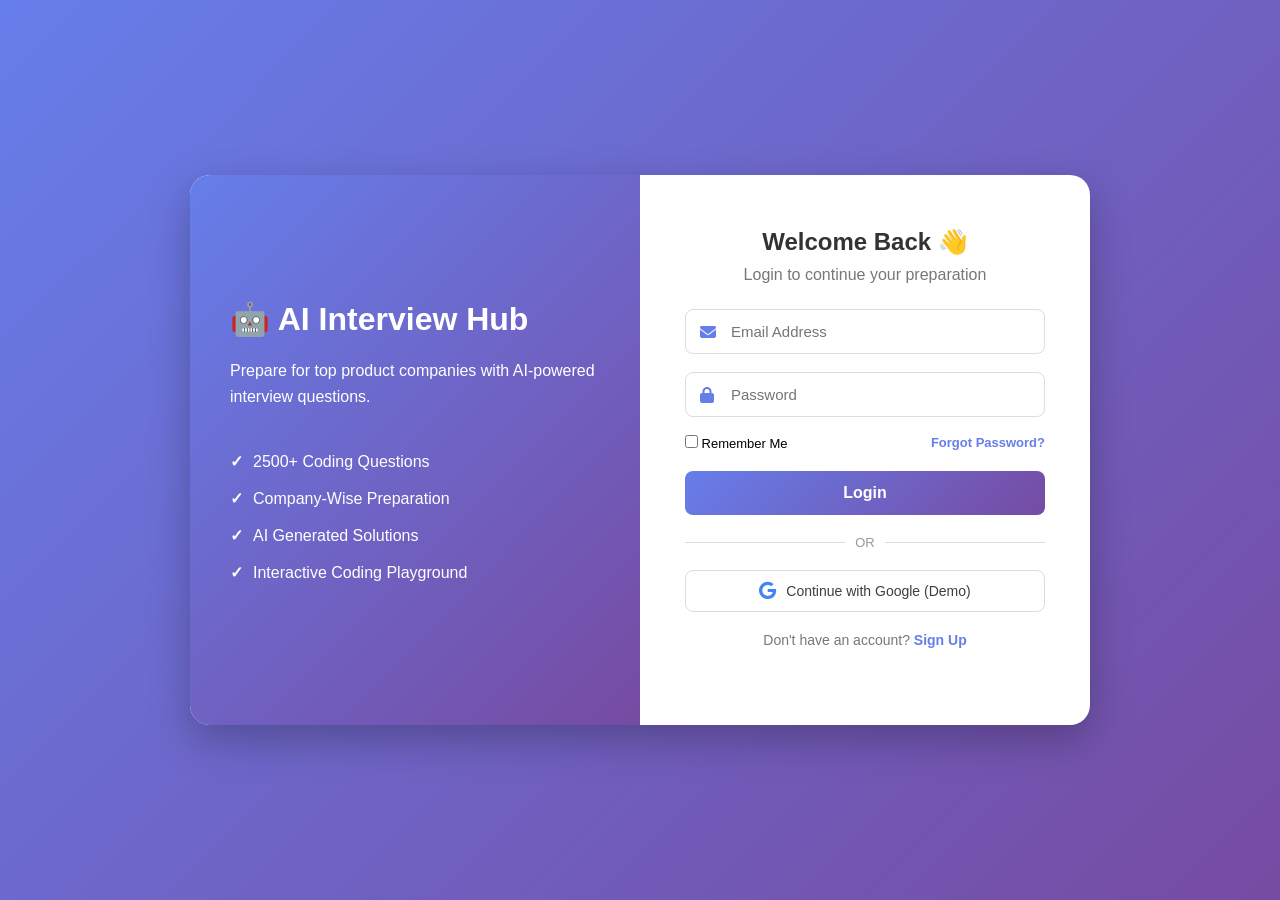
<file: details.html>
<!DOCTYPE html>
<html lang="en">

<head>
    <meta charset="UTF-8">
    <meta name="viewport" content="width=device-width, initial-scale=1.0">
    <title>Question Workspace</title>
    <link rel="stylesheet" href="details.css">
    <link rel="stylesheet" href="https://cdnjs.cloudflare.com/ajax/libs/font-awesome/6.6.0/css/all.min.css">
</head>

<body>

    <div class="container">
        <header>
            <button onclick="window.location.href='index.html'">
                <i class="fa-solid fa-arrow-left"></i> Back to Dashboard
            </button>
            <h1>AI Interview Hub Workspace</h1>
        </header>

        <div class="question-box">
            <div class="title">
                <h2 id="qTitle">Two Sum</h2>
                <div class="badges">
                    <span class="company" id="qCompany">Amazon</span>
                    <span class="easy" id="qDifficulty">Easy</span>
                    <span class="category" id="qCategory">Two Pointer</span>
                </div>
            </div>

            <div class="section">
                <h3>Problem Statement</h3>
                <p id="qStatement">Given an array of integers nums and an integer target, return indices of the two
                    numbers such that they add up to target.</p>
            </div>

            <div class="section">
                <h3>Test Cases</h3>
                <table>
                    <thead>
                        <tr>
                            <th>Input</th>
                            <th>Expected Output</th>
                        </tr>
                    </thead>
                    <tbody id="testCasesTable">
                        <tr>
                            <td>[2,7,11,15], 9</td>
                            <td>[0,1]</td>
                        </tr>
                        <tr>
                            <td>[3,2,4], 6</td>
                            <td>[1,2]</td>
                        </tr>
                    </tbody>
                </table>
            </div>

            <!-- CODING WORKSPACE -->
            <div class="section">
                <div style="display: flex; justify-content: space-between; align-items: center; margin-bottom: 12px;">
                    <h3>Coding Workspace</h3>
                    <div>
                        <label for="langSelect" style="color:#94a3b8; font-weight: 500;">Language: </label>
                        <select id="langSelect"
                            style="background:#0f172a; color:#38bdf8; padding:8px 14px; border:1px solid #3b82f6; border-radius:8px; outline:none; font-weight:600; cursor:pointer;">
                            <option value="python">Python</option>
                            <option value="javascript">JavaScript</option>
                            <option value="cpp">C++</option>
                            <option value="java">Java</option>
                        </select>
                    </div>
                </div>

                <!-- Styled Textarea Editor -->
                <textarea id="codeEditor" rows="13" spellcheck="false"
                    style="width:100%; background:#0f172a; color:#22c55e; padding:15px; border-radius:10px; font-family:'Courier New', monospace; font-size:15px; border:1px solid #334155; line-height:1.5;"
                    placeholder="// Select language and start coding..."></textarea>

                <!-- Action Controls -->
                <div style="margin-top: 15px; display: flex; gap: 10px; flex-wrap: wrap; align-items: center;">
                    <button id="runBtn"
                        style="padding: 12px 24px; background: #16a34a; border:none; color:white; border-radius:8px; cursor:pointer; font-weight:600;">
                        <i class="fa-solid fa-play"></i> Run Code
                    </button>
                    <button id="submitBtn"
                        style="padding: 12px 24px; background: #2563eb; border:none; color:white; border-radius:8px; cursor:pointer; font-weight:600;">
                        <i class="fa-solid fa-paper-plane"></i> Submit Solution
                    </button>
                    <button id="getHintBtn"
                        style="padding: 12px 24px; background: #8b5cf6; border:none; color:white; border-radius:8px; cursor:pointer; font-weight:600;">
                        <i class="fa-solid fa-lightbulb"></i> Get Hint (<span id="hintsLeft">3</span> left)
                    </button>
                    <button id="showSolutionBtn"
                        style="padding: 12px 24px; background: #334155; border:none; color:#94a3b8; border-radius:8px; cursor:not-allowed; font-weight:600;"
                        disabled>
                        <i class="fa-solid fa-lock"></i> Show Solution (Use 3 Hints First)
                    </button>
                </div>

                <!-- Hint Drawer -->
                <div id="hintBox"
                    style="margin-top: 15px; background: #2e1065; border-left: 4px solid #8b5cf6; padding: 15px; border-radius: 8px; display: none;">
                    <h4 style="color:#c084fc; margin-bottom: 5px;">💡 Hints Unlocked:</h4>
                    <ul id="hintList" style="margin-left:20px; color:#e9d5ff; line-height:1.6;"></ul>
                </div>
            </div>

            <!-- HIDDEN SOLUTION SECTION -->
            <div class="section" id="solutionSection" style="display:none;">
                <h3>Sample Solution (<span id="selectedLangDisplay">PYTHON</span>)</h3>
                <pre
                    style="background:#0f172a; padding:18px; border-radius:10px; border:1px solid #334155;"><code id="solutionCodeDisplay" style="color:#38bdf8; font-family:monospace;"></code></pre>
            </div>

            <!-- OUTPUT TERMINAL -->
            <div class="section" id="terminalSection" style="display:none;">
                <h3>Console Output</h3>
                <pre id="consoleOutput" style="background:#000; color:#38bdf8; padding:15px; border-radius:8px;"></pre>
            </div>

            <button class="download" id="downloadBtn" style="margin-top:30px;">
                <i class="fa-solid fa-download"></i> Download Question JSON
            </button>
        </div>
    </div>

    <script src="details.js"></script>
</body>

</html>
</file>
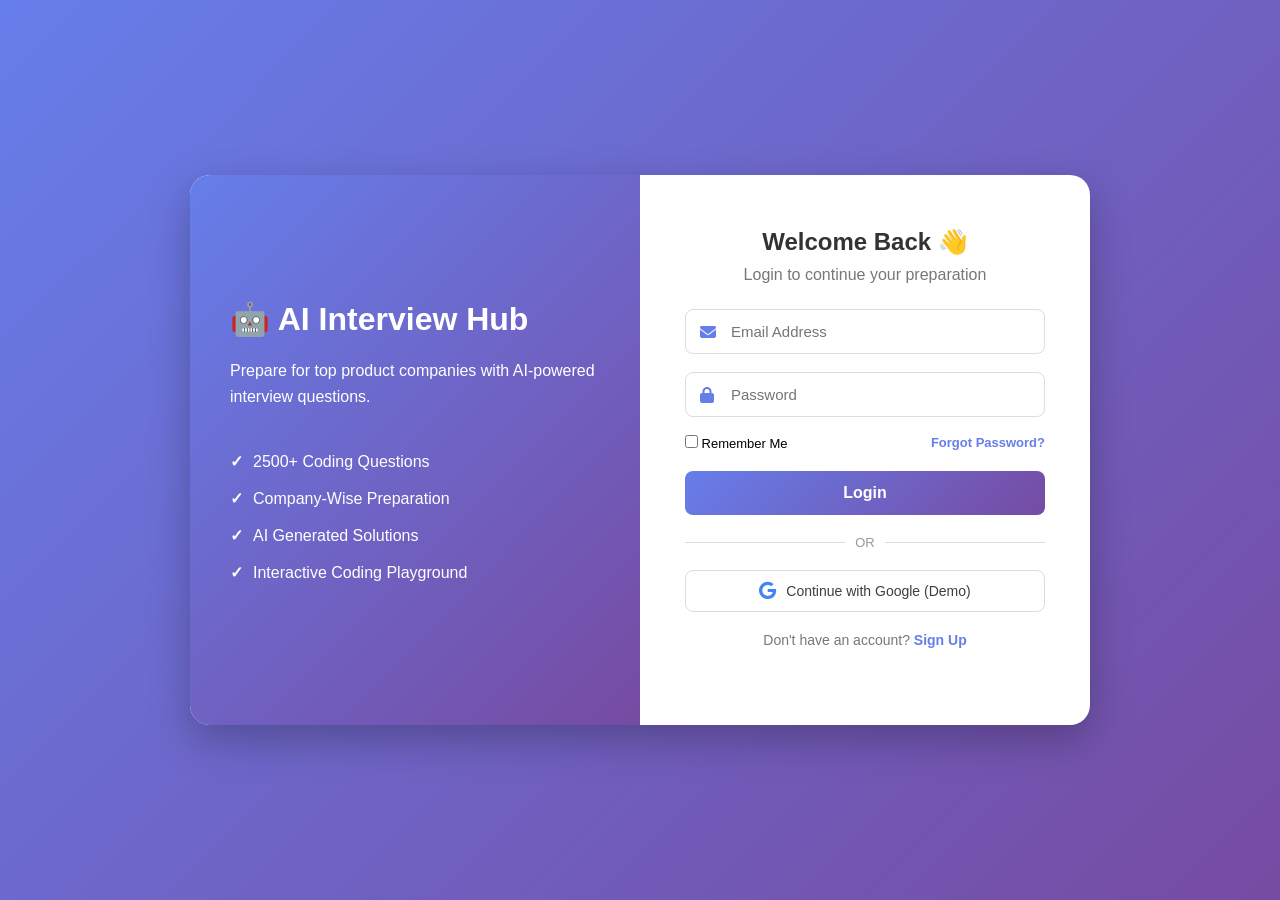
<file: login.html>
<!DOCTYPE html>
<html lang="en">

<head>
    <meta charset="UTF-8">
    <meta name="viewport" content="width=device-width, initial-scale=1.0">
    <title>AI Interview Hub - Authentication</title>

    <!-- Font Awesome Icons -->
    <link rel="stylesheet" href="https://cdnjs.cloudflare.com/ajax/libs/font-awesome/6.5.0/css/all.min.css">

    <style>
        * {
            margin: 0;
            padding: 0;
            box-sizing: border-box;
            font-family: Arial, sans-serif;
        }

        body {
            min-height: 100vh;
            display: flex;
            justify-content: center;
            align-items: center;
            background: linear-gradient(135deg, #667eea, #764ba2);
            padding: 20px;
        }

        .container {
            width: 900px;
            max-width: 100%;
            min-height: 550px;
            display: flex;
            background: white;
            border-radius: 20px;
            overflow: hidden;
            box-shadow: 0 15px 40px rgba(0, 0, 0, 0.25);
        }

        /* LEFT SECTION */
        .left-section {
            width: 50%;
            padding: 60px 40px;
            color: white;
            background: linear-gradient(135deg, #667eea, #764ba2);
            display: flex;
            flex-direction: column;
            justify-content: center;
        }

        .left-section h1 {
            font-size: 32px;
            margin-bottom: 20px;
        }

        .left-section p {
            font-size: 16px;
            line-height: 1.6;
            margin-bottom: 25px;
        }

        .left-section ul {
            list-style: none;
        }

        .left-section li {
            margin: 18px 0;
            font-size: 16px;
        }

        .left-section li::before {
            content: "✓";
            margin-right: 10px;
            font-weight: bold;
        }

        /* LOGIN BOX */
        .login-box {
            width: 50%;
            padding: 45px;
            text-align: center;
            display: flex;
            flex-direction: column;
            justify-content: center;
        }

        .login-box h2 {
            color: #333;
            margin-bottom: 10px;
        }

        .login-box > p {
            color: #777;
            margin-bottom: 25px;
        }

        /* INPUT */
        .input-box {
            position: relative;
            margin-bottom: 18px;
        }

        .input-box i {
            position: absolute;
            left: 15px;
            top: 15px;
            color: #667eea;
        }

        .input-box input {
            width: 100%;
            padding: 13px 15px 13px 45px;
            border: 1px solid #ddd;
            border-radius: 8px;
            outline: none;
            font-size: 15px;
        }

        .input-box input:focus {
            border-color: #667eea;
        }

        /* OPTIONS */
        .options {
            display: flex;
            justify-content: space-between;
            align-items: center;
            font-size: 13px;
            margin-bottom: 20px;
        }

        .options a,
        .signup a {
            color: #667eea;
            text-decoration: none;
            font-weight: bold;
        }

        /* BUTTONS */
        .login-btn {
            width: 100%;
            padding: 13px;
            border: none;
            border-radius: 8px;
            background: linear-gradient(135deg, #667eea, #764ba2);
            color: white;
            font-size: 16px;
            cursor: pointer;
            font-weight: bold;
        }

        .login-btn:hover {
            opacity: 0.9;
        }

        /* DUMMY GOOGLE BUTTON */
        .dummy-google-btn {
            width: 100%;
            padding: 11px;
            border: 1px solid #dadce0;
            border-radius: 8px;
            background: #ffffff;
            color: #3c4043;
            font-size: 14px;
            font-weight: 500;
            cursor: pointer;
            display: flex;
            align-items: center;
            justify-content: center;
            gap: 10px;
            transition: background-color 0.2s, box-shadow 0.2s;
        }

        .dummy-google-btn:hover {
            background-color: #f8f9fa;
            box-shadow: 0 1px 3px rgba(60,64,67,0.15);
        }

        .dummy-google-btn i {
            font-size: 18px;
            color: #4285F4;
        }

        /* SIGNUP */
        .signup {
            margin-top: 20px;
            font-size: 14px;
        }

        /* DIVIDER */
        .divider {
            display: flex;
            align-items: center;
            margin: 20px 0;
            color: #999;
            font-size: 13px;
        }

        .divider::before,
        .divider::after {
            content: "";
            flex: 1;
            height: 1px;
            background: #ddd;
        }

        .divider span {
            padding: 0 10px;
        }

        /* RESPONSIVE */
        @media screen and (max-width: 768px) {
            .container {
                flex-direction: column;
            }

            .left-section {
                width: 100%;
                padding: 35px;
                text-align: center;
            }

            .left-section h1 {
                font-size: 25px;
            }

            .left-section ul {
                display: none;
            }

            .login-box {
                width: 100%;
                padding: 35px 25px;
            }
        }
    </style>
</head>

<body>

    <div class="container">
        <!-- LEFT SECTION -->
        <div class="left-section">
            <h1>🤖 AI Interview Hub</h1>
            <p>Prepare for top product companies with AI-powered interview questions.</p>
            <ul>
                <li>2500+ Coding Questions</li>
                <li>Company-Wise Preparation</li>
                <li>AI Generated Solutions</li>
                <li>Interactive Coding Playground</li>
            </ul>
        </div>

        <!-- LOGIN BOX -->
        <div class="login-box" id="loginBox">
            <h2>Welcome Back 👋</h2>
            <p>Login to continue your preparation</p>

            <!-- EMAIL LOGIN -->
            <form id="loginForm">
                <div class="input-box">
                    <i class="fa fa-envelope"></i>
                    <input type="email" id="loginEmail" placeholder="Email Address" required>
                </div>

                <div class="input-box">
                    <i class="fa fa-lock"></i>
                    <input type="password" id="loginPassword" placeholder="Password" required>
                </div>

                <div class="options">
                    <label>
                        <input type="checkbox"> Remember Me
                    </label>
                    <a href="#" id="showForgot">Forgot Password?</a>
                </div>

                <button type="submit" class="login-btn">Login</button>
            </form>

            <div class="divider">
                <span>OR</span>
            </div>

            <!-- DUMMY GOOGLE LOGIN BUTTON -->
            <button id="dummyGoogleBtn" class="dummy-google-btn">
                <i class="fa-brands fa-google"></i> Continue with Google (Demo)
            </button>

            <p class="signup">
                Don't have an account?
                <a href="#" id="showSignup">Sign Up</a>
            </p>
        </div>

        <!-- SIGN UP BOX -->
        <div class="login-box" id="signupBox" style="display:none;">
            <h2>Create Account 🚀</h2>
            <p>Join us to start practicing</p>

            <form id="signupForm">
                <div class="input-box">
                    <i class="fa fa-user"></i>
                    <input type="text" id="regName" placeholder="Full Name" required>
                </div>

                <div class="input-box">
                    <i class="fa fa-envelope"></i>
                    <input type="email" id="regEmail" placeholder="Email Address" required>
                </div>

                <div class="input-box">
                    <i class="fa fa-lock"></i>
                    <input type="password" id="regPassword" placeholder="Password" required>
                </div>

                <button type="submit" class="login-btn">Register</button>
            </form>

            <p class="signup">
                Already have an account?
                <a href="#" id="showLogin">Login</a>
            </p>
        </div>

        <!-- FORGOT PASSWORD BOX -->
        <div class="login-box" id="forgotBox" style="display:none;">
            <h2>Reset Password 🔑</h2>
            <p>Enter your email to receive a password reset link</p>

            <form id="forgotForm">
                <div class="input-box">
                    <i class="fa fa-envelope"></i>
                    <input type="email" id="forgotEmail" placeholder="Registered Email" required>
                </div>

                <button type="submit" class="login-btn">Send Reset Link</button>
            </form>

            <p class="signup">
                <a href="#" id="backToLoginFromForgot">Back to Login</a>
            </p>
        </div>
    </div>

    <script>
        // Redirect immediately if already logged in
        if (localStorage.getItem("currentUser")) {
            window.location.href = "index.html";
        }

        /* VIEW SWITCHING */
        const loginBox = document.getElementById("loginBox");
        const signupBox = document.getElementById("signupBox");
        const forgotBox = document.getElementById("forgotBox");

        document.getElementById("showSignup").addEventListener("click", function (e) {
            e.preventDefault();
            loginBox.style.display = "none";
            signupBox.style.display = "flex";
            forgotBox.style.display = "none";
        });

        document.getElementById("showLogin").addEventListener("click", function (e) {
            e.preventDefault();
            signupBox.style.display = "none";
            forgotBox.style.display = "none";
            loginBox.style.display = "flex";
        });

        document.getElementById("showForgot").addEventListener("click", function (e) {
            e.preventDefault();
            loginBox.style.display = "none";
            signupBox.style.display = "none";
            forgotBox.style.display = "flex";
        });

        document.getElementById("backToLoginFromForgot").addEventListener("click", function (e) {
            e.preventDefault();
            forgotBox.style.display = "none";
            signupBox.style.display = "none";
            loginBox.style.display = "flex";
        });

        /* SIGN UP */
        document.getElementById("signupForm").addEventListener("submit", function (e) {
            e.preventDefault();

            const name = document.getElementById("regName").value.trim();
            const email = document.getElementById("regEmail").value.trim();
            const password = document.getElementById("regPassword").value;

            const user = { name, email, password };
            localStorage.setItem("registeredUser", JSON.stringify(user));

            alert("Registration successful! Please login.");
            document.getElementById("loginEmail").value = email;

            signupBox.style.display = "none";
            loginBox.style.display = "flex";
        });

        /* EMAIL LOGIN */
        document.getElementById("loginForm").addEventListener("submit", function (e) {
            e.preventDefault();

            const email = document.getElementById("loginEmail").value.trim();
            const password = document.getElementById("loginPassword").value;
            const savedUser = localStorage.getItem("registeredUser");

            if (!savedUser) {
                alert("No account found. Please Sign Up first.");
                return;
            }

            const user = JSON.parse(savedUser);

            if (email === user.email && password === user.password) {
                const currentUser = {
                    name: user.name,
                    email: user.email,
                    picture: "https://ui-avatars.com/api/?name=" + encodeURIComponent(user.name)
                };

                localStorage.setItem("currentUser", JSON.stringify(currentUser));
                window.location.href = "index.html";
            } else {
                alert("Invalid email or password.");
            }
        });

        /* FORGOT PASSWORD */
        document.getElementById("forgotForm").addEventListener("submit", function (e) {
            e.preventDefault();

            const email = document.getElementById("forgotEmail").value.trim();
            const savedUser = localStorage.getItem("registeredUser");

            if (!savedUser) {
                alert("No registered account found.");
                return;
            }

            const user = JSON.parse(savedUser);

            if (email === user.email) {
                alert("Password reset link sent to " + email);
            } else {
                alert("Email address not found.");
            }
        });

        /* MOCK / DUMMY GOOGLE LOGIN */
        document.getElementById("dummyGoogleBtn").addEventListener("click", function() {
            // Generate mock user data
            const dummyUser = {
                name: "Demo Google User",
                email: "demouser@gmail.com",
                picture: "https://ui-avatars.com/api/?name=Demo+User&background=0D8ABC&color=fff"
            };

            // Save session key required by script.js
            localStorage.setItem("currentUser", JSON.stringify(dummyUser));

            // Redirect smoothly to dashboard
            window.location.href = "index.html";
        });
    </script>
</body>

</html>
</file>
<file: details.css>
/* =====================================
   GOOGLE FONT
===================================== */

@import url('https://fonts.googleapis.com/css2?family=Inter:wght@300;400;500;600;700&display=swap');

/* =====================================
   RESET
===================================== */

*{
    margin:0;
    padding:0;
    box-sizing:border-box;
    font-family:'Inter',sans-serif;
}

body{
    background:#0f172a;
    color:white;
    padding:40px;
}

/* =====================================
   CONTAINER
===================================== */

.container{
    max-width:1200px;
    margin:auto;
}

/* =====================================
   HEADER
===================================== */

header{
    display:flex;
    justify-content:space-between;
    align-items:center;
    margin-bottom:35px;
}

header h1{
    color:#3b82f6;
    font-size:30px;
}

header button{
    padding:12px 20px;
    border:none;
    border-radius:10px;
    cursor:pointer;
    background:#2563eb;
    color:white;
    font-size:15px;
    transition:.3s;
}

header button:hover{
    background:#1d4ed8;
}

/* =====================================
   QUESTION BOX
===================================== */

.question-box{
    background:#1e293b;
    padding:35px;
    border-radius:20px;
    box-shadow:0 20px 40px rgba(0,0,0,.35);
}

/* =====================================
   TITLE
===================================== */

.title{
    display:flex;
    justify-content:space-between;
    align-items:center;
    flex-wrap:wrap;
    margin-bottom:30px;
}

.title h2{
    font-size:36px;
}

/* =====================================
   BADGES
===================================== */

.badges{
    display:flex;
    gap:12px;
    flex-wrap:wrap;
}

.company,
.category,
.easy,
.medium,
.hard{

    padding:8px 16px;

    border-radius:25px;

    font-size:14px;

    font-weight:600;

}

.company{
    background:#2563eb;
}

.category{
    background:#334155;
}

.easy{
    background:#16a34a;
}

.medium{
    background:#f59e0b;
    color:black;
}

.hard{
    background:#dc2626;
}

/* =====================================
   SECTIONS
===================================== */

.section{
    margin-top:35px;
}

.section h3{
    margin-bottom:15px;
    color:#60a5fa;
}

.section p{
    color:#cbd5e1;
    line-height:1.8;
}

.section ul{
    margin-left:25px;
    color:#cbd5e1;
}

.section li{
    margin-bottom:10px;
}

/* =====================================
   CODE BLOCK
===================================== */

pre{

    background:#0f172a;

    padding:20px;

    border-radius:12px;

    overflow-x:auto;

    margin-top:15px;

    color:#22c55e;

    font-size:14px;

    line-height:1.6;

}

/* =====================================
   TABLE
===================================== */

table{

    width:100%;

    border-collapse:collapse;

    margin-top:20px;

}

table th{

    background:#2563eb;

    padding:15px;

}

table td{

    padding:15px;

    background:#1e293b;

    border-bottom:1px solid #334155;

}

table tr:hover td{

    background:#233146;

}

/* =====================================
   DOWNLOAD BUTTON
===================================== */

.download{

    width:100%;

    margin-top:40px;

    padding:15px;

    border:none;

    border-radius:12px;

    background:linear-gradient(90deg,#3b82f6,#2563eb);

    color:white;

    cursor:pointer;

    font-size:16px;

    font-weight:600;

    transition:.3s;

}

.download:hover{

    transform:translateY(-3px);

    box-shadow:0 10px 25px rgba(59,130,246,.35);

}

/* =====================================
   RESPONSIVE
===================================== */

@media(max-width:768px){

    body{
        padding:20px;
    }

    .title{
        flex-direction:column;
        align-items:flex-start;
        gap:20px;
    }

    .title h2{
        font-size:28px;
    }

    header{
        flex-direction:column;
        gap:20px;
    }

}
</file>
